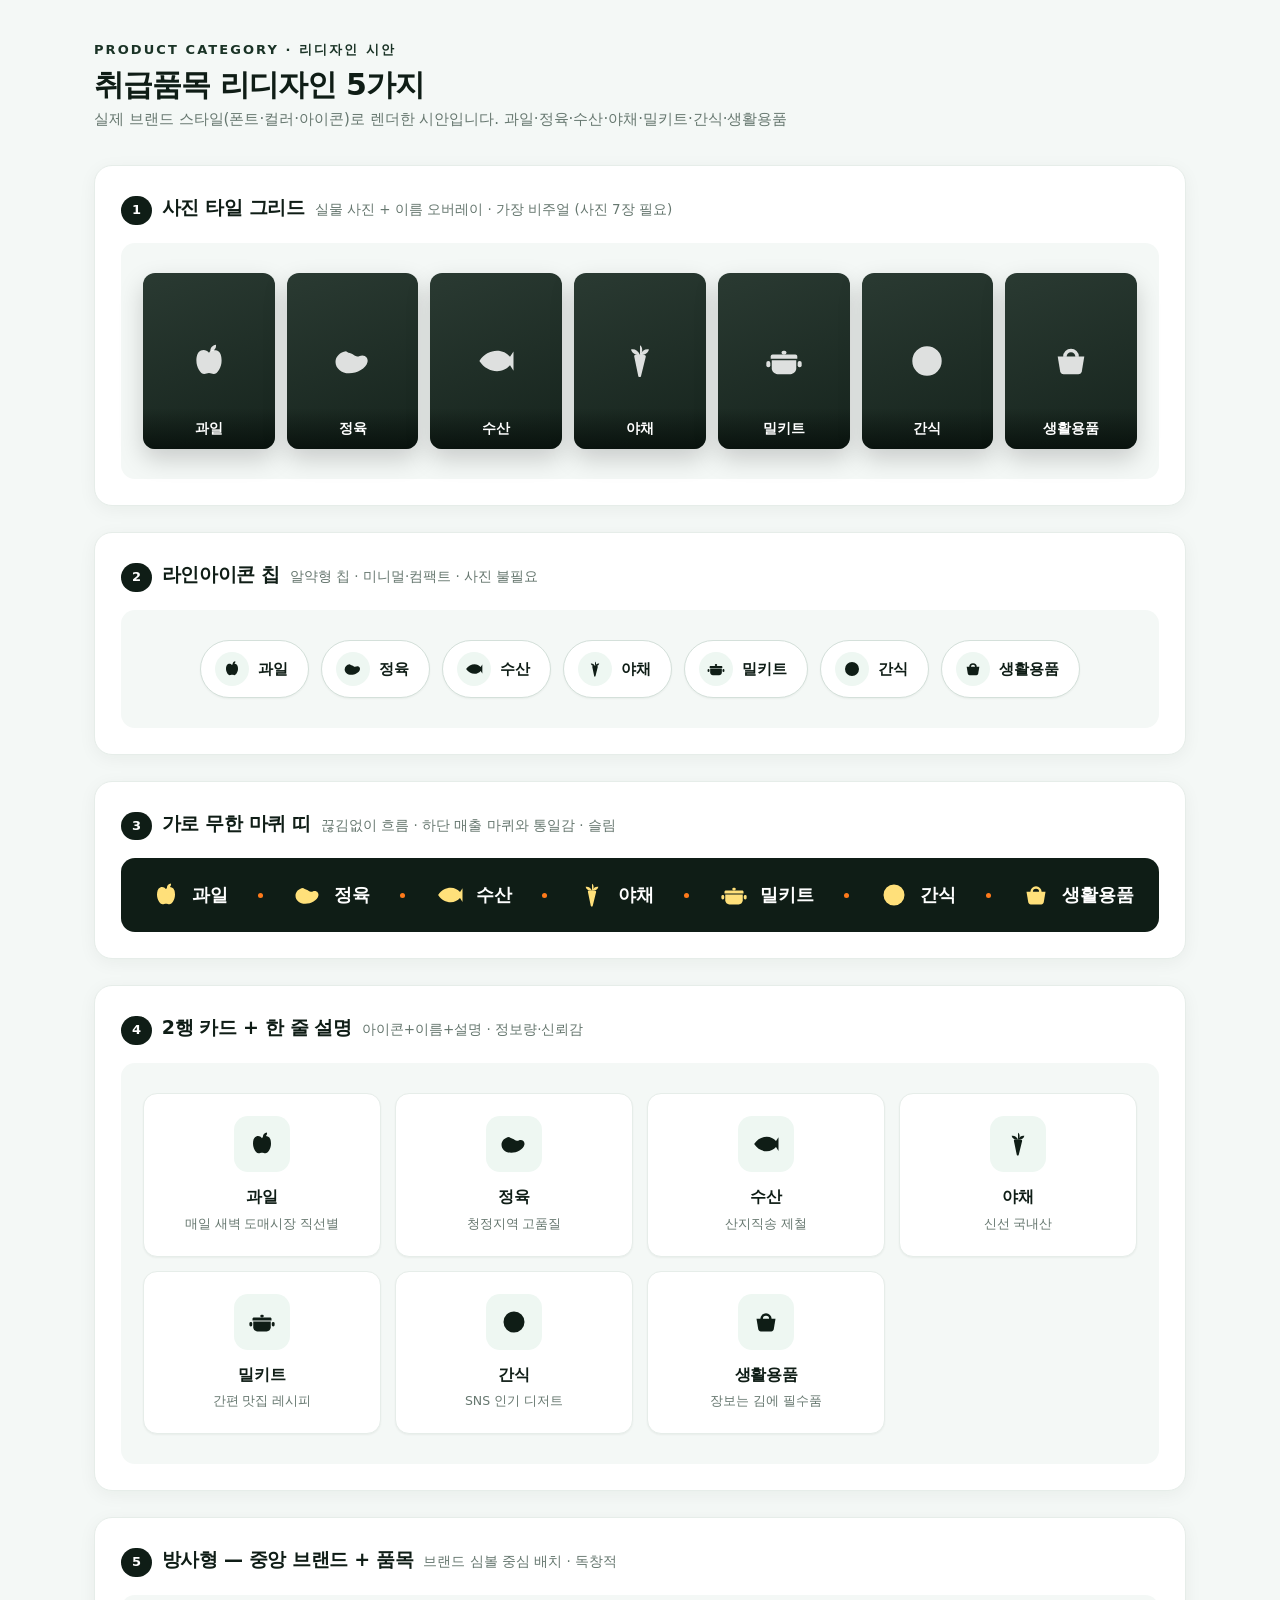
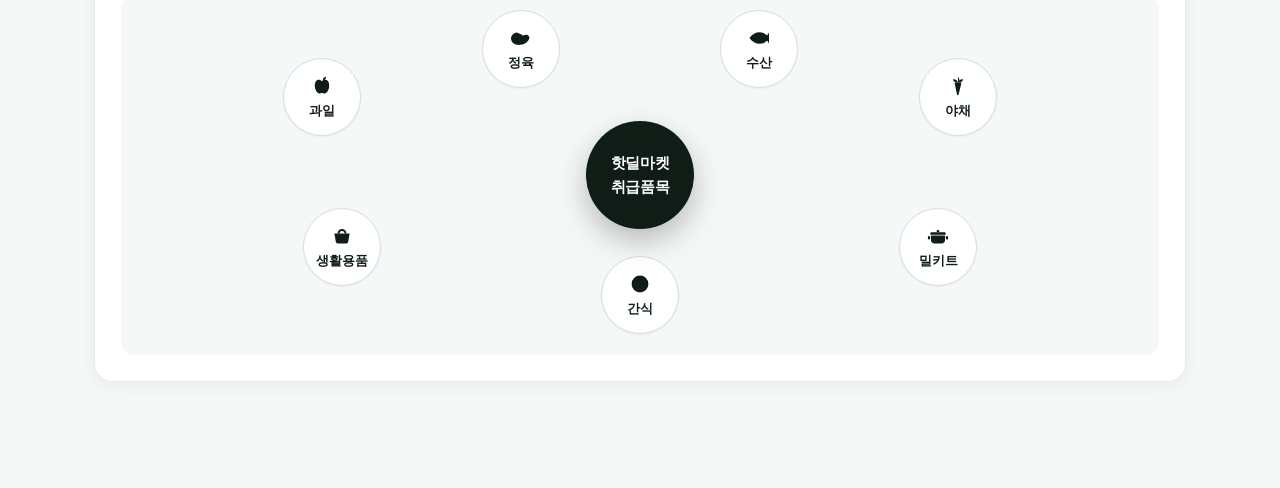
<file: concepts.html>
<!DOCTYPE html>
<html lang="ko">
<head>
<meta charset="UTF-8" />
<meta name="viewport" content="width=device-width, initial-scale=1.0" />
<title>취급품목 리디자인 시안</title>
<link rel="stylesheet" href="css/style.css" />
<style>
  body{ background:#f4f8f6; margin:0; padding:40px 0 80px; font-family:var(--font); color:var(--ink); }
  .wrap{ max-width:1140px; margin:0 auto; padding:0 24px; }
  .lead{ font-size:13px; font-weight:800; letter-spacing:.16em; color:var(--green-600); }
  h1{ font-size:30px; font-weight:900; letter-spacing:-.03em; margin:6px 0 4px; }
  .sub{ color:var(--muted); font-size:15px; margin-bottom:34px; }
  .concept{ background:#fff; border:1px solid var(--line); border-radius:18px; padding:26px; margin-bottom:26px; box-shadow:0 4px 18px rgba(12,40,28,.05); }
  .ctitle{ display:flex; align-items:baseline; gap:10px; margin-bottom:18px; }
  .ctitle .num{ font-size:13px; font-weight:800; color:#fff; background:var(--green-700); border-radius:999px; padding:4px 11px; }
  .ctitle b{ font-size:19px; font-weight:900; letter-spacing:-.02em; }
  .ctitle span{ font-size:13.5px; color:var(--muted); }
  .stage{ border-radius:14px; padding:30px 22px; }
  .stage.dark{ background:var(--green-700); }
  .stage.soft{ background:var(--bg-soft); }
  .ic{ width:1em; height:1em; }

  /* 시안 1 — 사진 타일 */
  .c1{ display:grid; grid-template-columns:repeat(7,1fr); gap:12px; }
  .c1 .tile{ position:relative; aspect-ratio:3/4; border-radius:12px; overflow:hidden;
    background:linear-gradient(160deg,#2a3a32,#16241d); display:flex; align-items:center; justify-content:center;
    box-shadow:0 10px 24px rgba(0,0,0,.18); }
  .c1 .tile svg{ width:42px; height:42px; color:rgba(255,255,255,.85); }
  .c1 .tile b{ position:absolute; left:0; right:0; bottom:0; padding:9px 0; text-align:center; color:#fff;
    font-size:14px; font-weight:800; background:linear-gradient(transparent,rgba(6,14,10,.82)); }

  /* 시안 2 — 라인아이콘 칩 */
  .c2{ display:flex; flex-wrap:wrap; gap:12px; justify-content:center; }
  .c2 .chip{ display:inline-flex; align-items:center; gap:9px; background:#fff; border:1px solid var(--line-2);
    border-radius:999px; padding:11px 20px 11px 14px; font-size:15px; font-weight:800; color:var(--ink);
    box-shadow:var(--shadow-sm); transition:transform .15s, border-color .15s; }
  .c2 .chip:hover{ transform:translateY(-2px); border-color:var(--green-400); }
  .c2 .chip .ci{ width:34px; height:34px; border-radius:50%; background:var(--green-50); display:grid; place-items:center; color:var(--green-700); }
  .c2 .chip .ci svg{ width:20px; height:20px; }

  /* 시안 3 — 마퀴 띠 */
  .c3{ overflow:hidden; padding:0; }
  .c3 .track{ display:flex; align-items:center; gap:0; white-space:nowrap; animation:flow 22s linear infinite; width:max-content; }
  .c3 .item{ display:inline-flex; align-items:center; gap:11px; color:#fff; font-size:18px; font-weight:800; padding:22px 30px; }
  .c3 .item .ci{ width:30px; height:30px; color:#ffe07a; display:grid; place-items:center; }
  .c3 .item .ci svg{ width:30px; height:30px; }
  .c3 .sep{ width:5px; height:5px; border-radius:50%; background:var(--accent); }
  @keyframes flow{ from{ transform:translateX(0);} to{ transform:translateX(-50%);} }

  /* 시안 4 — 2행 카드 + 설명 */
  .c4{ display:grid; grid-template-columns:repeat(4,1fr); gap:14px; }
  .c4 .card{ background:#fff; border:1px solid var(--line); border-radius:14px; padding:22px 16px; text-align:center;
    box-shadow:var(--shadow-sm); transition:transform .15s, box-shadow .15s; }
  .c4 .card:hover{ transform:translateY(-4px); box-shadow:var(--shadow); }
  .c4 .card .ci{ width:56px; height:56px; margin:0 auto 12px; border-radius:14px; background:var(--green-50);
    display:grid; place-items:center; color:var(--green-700); }
  .c4 .card .ci svg{ width:30px; height:30px; }
  .c4 .card b{ display:block; font-size:16px; font-weight:800; letter-spacing:-.02em; }
  .c4 .card span{ display:block; font-size:12.5px; color:var(--muted); margin-top:4px; }

  /* 시안 5 — 방사형 */
  .c5{ position:relative; height:300px; }
  .c5 .center{ position:absolute; left:50%; top:50%; transform:translate(-50%,-50%); width:108px; height:108px;
    border-radius:50%; background:var(--green-700); color:#fff; display:grid; place-items:center; text-align:center;
    font-size:15px; font-weight:900; letter-spacing:-.02em; box-shadow:0 12px 30px rgba(0,0,0,.25); z-index:2; }
  .c5 .orb{ position:absolute; left:50%; top:50%; width:78px; height:78px; margin:-39px; border-radius:50%;
    background:#fff; border:1px solid var(--line-2); box-shadow:var(--shadow-sm);
    display:flex; flex-direction:column; align-items:center; justify-content:center; gap:3px; }
  .c5 .orb svg{ width:24px; height:24px; color:var(--green-700); }
  .c5 .orb b{ font-size:12.5px; font-weight:800; }

  @media (max-width:760px){
    .c1{ grid-template-columns:repeat(4,1fr); } .c4{ grid-template-columns:repeat(2,1fr); }
  }
</style>
</head>
<body>
<svg width="0" height="0" style="position:absolute" aria-hidden="true">
  <symbol id="cs-apple" viewBox="0 0 24 24"><path d="M12 7.3C10.8 5.8 9 5.3 7.4 6 5.4 6.8 4.8 9.3 4.8 11.8c0 3.7 2.3 7.6 4.5 7.6 1 0 1.55-.5 2.7-.5s1.7.5 2.7.5c2.2 0 4.5-3.9 4.5-7.6 0-2.5-.5-5-2.6-5.8C13 5.3 13.2 5.8 12 7.3Z" fill="currentColor"/><path d="M12.8 6.6c-.3-2 1.1-3.7 3.2-3.9.3 2-1.1 3.7-3.2 3.9Z" fill="currentColor"/></symbol>
  <symbol id="cs-meat" viewBox="0 0 24 24"><path d="M8 6.4C4.6 6.9 2 9.4 2 12.5 2 16.1 5.4 19 9.8 19c4.6 0 9.6-2.6 10.5-6.4.5-2-.9-3.8-3-3.8-1.1 0-1.8.6-2.9.6-1.4 0-2.1-1.3-3.5-1.7-1-.3-2-.6-2.9-1.3Z" fill="currentColor"/></symbol>
  <symbol id="cs-fish" viewBox="0 0 24 24"><path d="M2.5 12C5 8.2 8.8 6.2 12.6 6.2c3 0 5.6 1.3 7.4 3.4L22 6.5v11l-2-3.1c-1.8 2.1-4.4 3.4-7.4 3.4C8.8 17.8 5 15.8 2.5 12Z" fill="currentColor"/></symbol>
  <symbol id="cs-carrot" viewBox="0 0 24 24"><path d="M8.7 9.4c-.1-.5.3-1 .8-1l5 .1c.5 0 .9.5.8 1l-2.7 11c-.2.9-1.4.9-1.6 0L8.7 9.4Z" fill="currentColor"/><path d="M12 8.6C11 6.1 9 5 6.9 5.4c.4 2 2.4 3.3 5.1 3.2Z" fill="currentColor"/><path d="M12 8.6c1-2.5 3-3.6 5.1-3.2-.4 2-2.4 3.3-5.1 3.2Z" fill="currentColor"/><path d="M12 8.6c0-2.7 0-4.2 0-5.6 1.7 1 1.7 4 0 5.6Z" fill="currentColor"/></symbol>
  <symbol id="cs-pot" viewBox="0 0 24 24"><rect x="10.6" y="6.1" width="2.8" height="2.2" rx="1.1" fill="currentColor"/><path d="M4.4 9.4c0-.6.5-1.1 1.1-1.1h13c.6 0 1.1.5 1.1 1.1v1.3H4.4V9.4Z" fill="currentColor"/><path d="M5 11.5h14v4.7c0 1.8-1.5 3.3-3.3 3.3H8.3C6.5 19.5 5 18 5 16.2v-4.7Z" fill="currentColor"/><rect x="1.9" y="12" width="2.3" height="3.5" rx="1.1" fill="currentColor"/><rect x="19.8" y="12" width="2.3" height="3.5" rx="1.1" fill="currentColor"/></symbol>
  <symbol id="cs-cookie" viewBox="0 0 24 24"><path d="M12 3.6a8.4 8.4 0 1 0 0 16.8 8.4 8.4 0 0 0 0-16.8Z" fill="currentColor"/></symbol>
  <symbol id="cs-basket" viewBox="0 0 24 24"><path d="M7.5 9.5a4.5 4.5 0 0 1 9 0h-2a2.5 2.5 0 0 0-5 0h-2Z" fill="currentColor"/><path d="M4.4 9.4h15.2l-1.4 8.4c-.2 1-1 1.7-2 1.7H7.8c-1 0-1.8-.7-2-1.7L4.4 9.4Z" fill="currentColor"/></symbol>
</svg>

<div class="wrap">
  <div class="lead">PRODUCT CATEGORY · 리디자인 시안</div>
  <h1>취급품목 리디자인 5가지</h1>
  <p class="sub">실제 브랜드 스타일(폰트·컬러·아이콘)로 렌더한 시안입니다. 과일·정육·수산·야채·밀키트·간식·생활용품</p>

  <div class="concept">
    <div class="ctitle"><span class="num">1</span><b>사진 타일 그리드</b><span>실물 사진 + 이름 오버레이 · 가장 비주얼 (사진 7장 필요)</span></div>
    <div class="stage soft">
      <div class="c1">
        <div class="tile"><svg><use href="#cs-apple"/></svg><b>과일</b></div>
        <div class="tile"><svg><use href="#cs-meat"/></svg><b>정육</b></div>
        <div class="tile"><svg><use href="#cs-fish"/></svg><b>수산</b></div>
        <div class="tile"><svg><use href="#cs-carrot"/></svg><b>야채</b></div>
        <div class="tile"><svg><use href="#cs-pot"/></svg><b>밀키트</b></div>
        <div class="tile"><svg><use href="#cs-cookie"/></svg><b>간식</b></div>
        <div class="tile"><svg><use href="#cs-basket"/></svg><b>생활용품</b></div>
      </div>
    </div>
  </div>

  <div class="concept">
    <div class="ctitle"><span class="num">2</span><b>라인아이콘 칩</b><span>알약형 칩 · 미니멀·컴팩트 · 사진 불필요</span></div>
    <div class="stage soft">
      <div class="c2">
        <span class="chip"><span class="ci"><svg><use href="#cs-apple"/></svg></span>과일</span>
        <span class="chip"><span class="ci"><svg><use href="#cs-meat"/></svg></span>정육</span>
        <span class="chip"><span class="ci"><svg><use href="#cs-fish"/></svg></span>수산</span>
        <span class="chip"><span class="ci"><svg><use href="#cs-carrot"/></svg></span>야채</span>
        <span class="chip"><span class="ci"><svg><use href="#cs-pot"/></svg></span>밀키트</span>
        <span class="chip"><span class="ci"><svg><use href="#cs-cookie"/></svg></span>간식</span>
        <span class="chip"><span class="ci"><svg><use href="#cs-basket"/></svg></span>생활용품</span>
      </div>
    </div>
  </div>

  <div class="concept">
    <div class="ctitle"><span class="num">3</span><b>가로 무한 마퀴 띠</b><span>끊김없이 흐름 · 하단 매출 마퀴와 통일감 · 슬림</span></div>
    <div class="stage dark c3">
      <div class="track">
        <span class="item"><span class="ci"><svg><use href="#cs-apple"/></svg></span>과일</span><span class="sep"></span>
        <span class="item"><span class="ci"><svg><use href="#cs-meat"/></svg></span>정육</span><span class="sep"></span>
        <span class="item"><span class="ci"><svg><use href="#cs-fish"/></svg></span>수산</span><span class="sep"></span>
        <span class="item"><span class="ci"><svg><use href="#cs-carrot"/></svg></span>야채</span><span class="sep"></span>
        <span class="item"><span class="ci"><svg><use href="#cs-pot"/></svg></span>밀키트</span><span class="sep"></span>
        <span class="item"><span class="ci"><svg><use href="#cs-cookie"/></svg></span>간식</span><span class="sep"></span>
        <span class="item"><span class="ci"><svg><use href="#cs-basket"/></svg></span>생활용품</span><span class="sep"></span>
        <span class="item"><span class="ci"><svg><use href="#cs-apple"/></svg></span>과일</span><span class="sep"></span>
        <span class="item"><span class="ci"><svg><use href="#cs-meat"/></svg></span>정육</span><span class="sep"></span>
        <span class="item"><span class="ci"><svg><use href="#cs-fish"/></svg></span>수산</span><span class="sep"></span>
        <span class="item"><span class="ci"><svg><use href="#cs-carrot"/></svg></span>야채</span><span class="sep"></span>
        <span class="item"><span class="ci"><svg><use href="#cs-pot"/></svg></span>밀키트</span><span class="sep"></span>
        <span class="item"><span class="ci"><svg><use href="#cs-cookie"/></svg></span>간식</span><span class="sep"></span>
        <span class="item"><span class="ci"><svg><use href="#cs-basket"/></svg></span>생활용품</span><span class="sep"></span>
      </div>
    </div>
  </div>

  <div class="concept">
    <div class="ctitle"><span class="num">4</span><b>2행 카드 + 한 줄 설명</b><span>아이콘+이름+설명 · 정보량·신뢰감</span></div>
    <div class="stage soft">
      <div class="c4">
        <div class="card"><span class="ci"><svg><use href="#cs-apple"/></svg></span><b>과일</b><span>매일 새벽 도매시장 직선별</span></div>
        <div class="card"><span class="ci"><svg><use href="#cs-meat"/></svg></span><b>정육</b><span>청정지역 고품질</span></div>
        <div class="card"><span class="ci"><svg><use href="#cs-fish"/></svg></span><b>수산</b><span>산지직송 제철</span></div>
        <div class="card"><span class="ci"><svg><use href="#cs-carrot"/></svg></span><b>야채</b><span>신선 국내산</span></div>
        <div class="card"><span class="ci"><svg><use href="#cs-pot"/></svg></span><b>밀키트</b><span>간편 맛집 레시피</span></div>
        <div class="card"><span class="ci"><svg><use href="#cs-cookie"/></svg></span><b>간식</b><span>SNS 인기 디저트</span></div>
        <div class="card"><span class="ci"><svg><use href="#cs-basket"/></svg></span><b>생활용품</b><span>장보는 김에 필수품</span></div>
      </div>
    </div>
  </div>

  <div class="concept">
    <div class="ctitle"><span class="num">5</span><b>방사형 — 중앙 브랜드 + 품목</b><span>브랜드 심볼 중심 배치 · 독창적</span></div>
    <div class="stage soft">
      <div class="c5">
        <div class="center">핫딜마켓<br>취급품목</div>
        <div class="orb" style="left:18%;top:24%"><svg><use href="#cs-apple"/></svg><b>과일</b></div>
        <div class="orb" style="left:38%;top:8%"><svg><use href="#cs-meat"/></svg><b>정육</b></div>
        <div class="orb" style="left:62%;top:8%"><svg><use href="#cs-fish"/></svg><b>수산</b></div>
        <div class="orb" style="left:82%;top:24%"><svg><use href="#cs-carrot"/></svg><b>야채</b></div>
        <div class="orb" style="left:80%;top:74%"><svg><use href="#cs-pot"/></svg><b>밀키트</b></div>
        <div class="orb" style="left:50%;top:90%"><svg><use href="#cs-cookie"/></svg><b>간식</b></div>
        <div class="orb" style="left:20%;top:74%"><svg><use href="#cs-basket"/></svg><b>생활용품</b></div>
      </div>
    </div>
  </div>

</div>
</body>
</html>
</file>
<file: css/style.css>
/* =====================================================
   핫딜마켓 가맹 랜딩페이지 — Design System
   Brand: Deep Green / Clean & Compact
   ===================================================== */

/* ---------- Tokens ---------- */
:root {
  /* Brand greens — 브랜드 컬러: 스크롤 시 '핫딜마켓' 텍스트 색상(#0f1d16) 기준 */
  --green-900: #060f0a;
  --green-800: #0a160f;
  --green-700: #0f1d16;   /* primary = 브랜드 컬러 */
  --green-600: #1a3326;
  --green-500: #2a8a64;
  --green-400: #45a87f;
  --green-100: #dcefe5;
  --green-50:  #eef7f2;

  /* Mint (tech glow accent) */
  --mint:        #14b87a;   /* text-safe on light */
  --mint-bright: #2fe39a;
  --mint-glow:   rgba(47,227,154,.28);

  /* Accent (hot deal) */
  --accent:    #ff7a1a;
  --accent-600:#e96a0c;
  --accent-50: #fff2e8;

  /* Neutrals */
  --ink:    #0f1d16;
  --body:   #3a4a43;
  --muted:  #6f807800;
  --muted:  #66776f;
  --line:   #e6ede9;
  --line-2: #d4e0da;       /* crisper hairline */
  --bg:     #ffffff;
  --bg-soft:#f4f8f6;

  /* Effects — lighter, border-led (less emboss) */
  --radius:   13px;
  --radius-sm:9px;
  --radius-lg:18px;
  --shadow-sm: 0 1px 2px rgba(12,40,28,.05);
  --shadow:    0 4px 18px rgba(12,40,28,.07);
  --shadow-lg: 0 12px 36px rgba(12,40,28,.12);
  --ring: 0 0 0 3px var(--mint-glow);

  --maxw: 1140px;
  --gap: 22px;
  --font: "Pretendard Variable", Pretendard, -apple-system, BlinkMacSystemFont,
          system-ui, "Apple SD Gothic Neo", "Malgun Gothic", sans-serif;
  /* 가독성 우선: 모노 대신 Pretendard 사용 (숫자는 tabular-nums로 정렬감만 유지) */
  --mono: "Pretendard Variable", Pretendard, -apple-system, BlinkMacSystemFont,
          system-ui, "Apple SD Gothic Neo", "Malgun Gothic", sans-serif;
}

/* ---------- Reset ---------- */
*, *::before, *::after { box-sizing: border-box; }
html { scroll-behavior: smooth; -webkit-text-size-adjust: 100%; scroll-padding-top: 70px; }
body {
  margin: 0;
  font-family: var(--font);
  color: var(--body);
  background: var(--bg);
  line-height: 1.6;
  -webkit-font-smoothing: antialiased;
  word-break: keep-all;
}
h1, h2, h3, h4 { color: var(--ink); line-height: 1.22; margin: 0; font-weight: 800; letter-spacing: -.035em; }
h1, h2 { font-weight: 900; }
.mono { font-family: var(--mono); font-feature-settings: "tnum" 1; }
.num { font-family: var(--mono); font-weight: 700; letter-spacing: -.02em; font-feature-settings: "tnum" 1; }
p { margin: 0; }
a { color: inherit; text-decoration: none; }
img { max-width: 100%; display: block; }
ul { margin: 0; padding: 0; list-style: none; }
button { font-family: inherit; cursor: pointer; border: none; background: none; }

/* ---------- Layout helpers ---------- */
.container { width: 100%; max-width: var(--maxw); margin: 0 auto; padding: 0 20px; }
.section { padding: 68px 0; }
.section.soft { background: var(--bg-soft); }
.section.dark { background: linear-gradient(160deg, var(--green-800), var(--green-900)); }
.section.dark, .section.dark p { color: #d9ece3; }
.section.dark h2, .section.dark h3 { color: #fff; }
/* keep text dark inside white cards placed on dark sections */
.section.dark .card h3 { color: var(--ink); }
.section.dark .card p { color: var(--muted); }
.section.dark .card ul.checks li { color: var(--body); }

.sec-head { text-align: center; max-width: 720px; margin: 0 auto 44px; }
.eyebrow {
  display: inline-flex; align-items: center; gap: 8px;
  font-family: var(--mono); font-size: 12px; font-weight: 600; letter-spacing: .14em; text-transform: uppercase;
  color: var(--mint); background: transparent; padding: 0; margin-bottom: 14px;
}
.eyebrow::before { content: ""; width: 18px; height: 2px; background: var(--mint-bright); border-radius: 2px; }
.section.dark .eyebrow { color: var(--mint-bright); }
.sec-head h2 { font-size: clamp(26px, 4vw, 38px); }
.sec-head h2 .hl { color: var(--green-600); }
.section.dark .sec-head h2 .hl { color: #6fe0aa; }
.sec-head p { margin-top: 14px; font-size: 17px; color: var(--muted); }
.section.dark .sec-head p { color: #b9d8cc; }

.hl { color: var(--green-600); }
.hl-acc { color: var(--accent-600); }
.section.dark .hl { color: #6fe0aa; }

/* ---------- Buttons ---------- */
.btn {
  display: inline-flex; align-items: center; justify-content: center; gap: 9px;
  font-weight: 700; font-size: 15.5px; padding: 13px 24px; border-radius: 11px;
  transition: transform .15s ease, box-shadow .2s ease, background .2s ease, border-color .2s ease;
  white-space: nowrap; letter-spacing: -.01em;
}
.btn svg.ic { width: 18px; height: 18px; }
.btn .arw { transition: transform .2s ease; }
.btn:hover .arw { transform: translateX(3px); }
.btn:active { transform: translateY(1px); }
.btn-primary { background: var(--green-700); color: #fff; box-shadow: 0 6px 16px rgba(21,84,63,.22); }
.btn-primary:hover { background: var(--green-800); box-shadow: 0 8px 22px rgba(21,84,63,.30), var(--ring); }
.btn-accent { background: var(--accent); color: #fff; box-shadow: 0 6px 16px rgba(255,122,26,.26); }
.btn-accent:hover { background: var(--accent-600); box-shadow: 0 8px 22px rgba(255,122,26,.34); }
.btn-ghost { background: #fff; color: var(--green-700); border: 1px solid var(--line-2); }
.btn-ghost:hover { border-color: var(--mint); color: var(--green-800); box-shadow: var(--ring); }
.btn-lg { font-size: 16.5px; padding: 16px 30px; }
.btn-block { width: 100%; }

/* ---------- Header ---------- */
.header {
  position: fixed; top: 0; left: 0; right: 0; z-index: 50;
  background: transparent; border-bottom: 1px solid transparent;
  transition: background .3s ease, border-color .3s ease, box-shadow .3s ease;
}
/* 영상 위(상단): 투명 + 흰색 로고/메뉴 */
.header .brand { color: #fff; }
.header .nav-links a { color: rgba(255,255,255,.92); }
.header .nav-links a:hover { color: #fff; }
.header .nav-tel { color: #fff; }
/* 스크롤 후: 흰 배경 + 어두운 텍스트 + 그린 로고 */
.header.scrolled { background: rgba(255,255,255,.96); backdrop-filter: blur(10px);
  border-bottom-color: var(--line); box-shadow: var(--shadow-sm); }
.header.scrolled .brand { color: var(--ink); }
.header.scrolled .brand .mark { color: var(--green-700); }
.header.scrolled .nav-links a { color: var(--body); }
.header.scrolled .nav-links a:hover { color: var(--green-600); }
.header.scrolled .nav-tel { color: var(--green-700); }
.nav { display: flex; align-items: center; justify-content: space-between; height: 54px; }
.brand { display: flex; align-items: center; gap: 10px; font-weight: 800; font-size: 20px; color: var(--ink); }
.brand .mark { width: 32px; height: 32px; flex: 0 0 auto; }
.brand-logo { height: 27px; width: auto; display: block; }
.brand-name { font-family: var(--font); font-weight: 900; font-size: 18px; letter-spacing: -0.03em; line-height: 1; }
.brand-logo-green { display: none; }
.header.scrolled .brand-logo-white { display: none; }
.header.scrolled .brand-logo-green { display: block; }
.nav-links { display: flex; gap: 28px; }
.nav-links a { font-size: 15px; font-weight: 600; color: var(--body); transition: color .15s; }
.nav-links a:hover { color: var(--green-600); }
.nav-cta { display: flex; align-items: center; gap: 10px; }
.nav-tel { font-weight: 800; color: var(--green-700); font-size: 15px; }
.nav-toggle { display: none; }

/* ---------- Hero ---------- */
.hero { position: relative; overflow: hidden;
  background:
    radial-gradient(900px 500px at 85% -10%, var(--green-50), transparent 60%),
    linear-gradient(180deg, #fff, var(--bg-soft)); }
/* 단독 메인 영상 섹션 (가로 직사각 · 어둡게+블러 · 헤더까지 감쌈) */
.video-hero { position: relative; width: 100%; height: 100vh; min-height: 560px; overflow: hidden; background: #0c3324; }
.video-hero .vh-video { width: 100%; height: 100%; object-fit: cover; display: block;
  filter: brightness(.6) blur(2px); transform: scale(1.06); }
.video-hero::after { content: ""; position: absolute; inset: 0; pointer-events: none;
  background: linear-gradient(180deg, rgba(6,16,11,.5) 0%, rgba(6,16,11,.12) 30%, rgba(8,18,12,.3) 66%, rgba(15,29,22,.86) 90%, var(--green-700) 100%); }
.vh-scroll { margin-top: 38px; z-index: 5; pointer-events: auto;
  display: inline-flex; align-items: center; gap: 8px; height: 50px; padding: 0 26px; border-radius: 999px;
  background: var(--accent); color: #fff; font-size: 15.5px; font-weight: 800; letter-spacing: -.01em; white-space: nowrap;
  cursor: pointer; border: none; box-shadow: 0 12px 28px rgba(255,122,26,.42);
  animation: vhbounce 1.8s ease-in-out infinite; }
.vh-scroll:hover { background: var(--accent-600); }
.vh-scroll svg { width: 18px; height: 18px; }
@keyframes vhbounce { 0%,100% { transform: translateY(0); } 50% { transform: translateY(6px); } }

/* 하단 고정 도크: 매출 마퀴 + 빠른 상담 폼 바 (페이지 전역 고정) */
.hero-dock { position: fixed; left: 0; right: 0; bottom: 0; z-index: 55; }

/* 전 지점 매출 띠배너 (마퀴) */
.sales-marquee { position: relative; height: 52px;
  display: flex; align-items: center; overflow: hidden; background: var(--green-700);
  border-top: 1px solid rgba(255,255,255,.14); box-shadow: 0 -6px 20px rgba(0,0,0,.22); }
.sales-marquee .mq-track { display: flex; align-items: center; white-space: nowrap; flex: none;
  will-change: transform; animation: mqscroll 38s linear infinite; }
.sales-marquee:hover .mq-track { animation-play-state: paused; }
.sales-marquee .mq-item { display: inline-flex; align-items: center; color: rgba(255,255,255,.92);
  font-size: 15px; font-weight: 600; letter-spacing: -0.01em; padding: 0 30px; }
.sales-marquee .mq-item::after { content: ""; width: 5px; height: 5px; border-radius: 50%;
  background: var(--accent); margin-left: 30px; }
.sales-marquee .mq-item b { color: #fff; font-weight: 800; margin: 0 4px; letter-spacing: 0; }
@keyframes mqscroll { from { transform: translateX(0); } to { transform: translateX(-50%); } }
@media (prefers-reduced-motion: reduce) { .sales-marquee .mq-track { animation: none; } }

/* 빠른 상담 폼 바 — 마퀴 바로 아래 */
.quick-bar { background: #16271e; border-top: 1px solid rgba(255,255,255,.12);
  box-shadow: 0 -4px 18px rgba(0,0,0,.28); }
.quick-form { max-width: var(--maxw); margin: 0 auto; padding: 13px 24px 11px;
  display: flex; align-items: center; gap: 16px; flex-wrap: wrap; }
.quick-form .qf-label { color: #fff; font-weight: 800; font-size: 16px; letter-spacing: -0.02em;
  white-space: nowrap; flex: 0 0 auto; }
.quick-form .qf-label::before { content: ""; display: inline-block; width: 7px; height: 7px; border-radius: 50%;
  background: var(--accent); margin-right: 9px; vertical-align: middle; }
.quick-form .qf-brand { display: inline-flex; align-items: center; gap: 9px; }
.quick-form .qf-brand::before { content: none; }
.quick-form .qf-logo { height: 27px; width: auto; display: block; }
.quick-form .qf-brandname { color: #fff; font-weight: 900; font-size: 19px; letter-spacing: -0.03em; line-height: 1; }
.qf-fields { display: flex; align-items: center; gap: 9px; flex: 1 1 auto; min-width: 0; }
.qf-fields input { height: 42px; border: 1px solid rgba(255,255,255,.16); border-radius: 9px;
  background: rgba(255,255,255,.97); color: var(--ink); font-size: 14.5px; font-weight: 500;
  padding: 0 14px; min-width: 0; }
.qf-fields input[name="name"] { flex: 0 1 150px; }
.qf-fields input[name="phone"] { flex: 1 1 200px; }
.qf-fields input[name="region"] { flex: 1 1 170px; }
.qf-fields input::placeholder { color: #8a978f; }
.qf-fields input:focus { outline: none; border-color: var(--accent); box-shadow: 0 0 0 3px rgba(255,122,26,.25); }
.qf-submit { flex: 0 0 auto; height: 42px; padding: 0 26px; border-radius: 9px; border: none; cursor: pointer;
  background: var(--accent); color: #fff; font-size: 15px; font-weight: 800; letter-spacing: -0.01em;
  white-space: nowrap; transition: background .15s, transform .15s; }
.qf-submit:hover { background: var(--accent-600); transform: translateY(-1px); }
.qf-submit:disabled { opacity: .7; cursor: default; transform: none; }
.qf-agree { display: inline-flex; align-items: center; gap: 7px; flex: 0 0 auto;
  color: rgba(255,255,255,.7); font-size: 12.5px; cursor: pointer; }
.qf-agree input { width: 15px; height: 15px; accent-color: var(--accent); flex: 0 0 auto; }
.qf-agree .pp-inline { background: none; border: none; padding: 0; color: rgba(255,255,255,.92);
  text-decoration: underline; cursor: pointer; font-size: 12.5px; }
@media (max-width: 860px) {
  .quick-form { gap: 10px; padding: 12px 16px; }
  .quick-form .qf-label { font-size: 14.5px; width: 100%; }
  .qf-fields { flex-wrap: wrap; gap: 8px; }
  .qf-fields input[name="name"] { flex: 1 1 120px; }
  .qf-fields input[name="phone"] { flex: 2 1 150px; }
  .qf-fields input[name="region"] { flex: 1 1 100%; }
  .qf-submit { flex: 1 1 100%; }
}

/* === 배경 영상 존: 취급품목 ~ 히어로 ~ 매출현황 연속 배경 영상 === */
.video-zone { position: relative; overflow: hidden; background: var(--green-900); }
.zone-video { position: absolute; inset: 0; width: 100%; height: 100%; object-fit: cover; z-index: 0;
  filter: blur(4px) brightness(.74) saturate(1.02); transform: scale(1.06); pointer-events: none; }
.zone-scrim { position: absolute; inset: 0; z-index: 1; pointer-events: none;
  background: linear-gradient(180deg, rgba(8,18,12,.5) 0%, rgba(8,18,12,.58) 50%, rgba(8,18,12,.62) 100%); }
.video-zone > section { position: relative; z-index: 2; background: transparent; }
/* 존 내부 섹션 배경 투명화(영상이 비치도록) — 단, 취급품목은 검정 배경 */
/* 상단=인트로 끝과 동일한 단색 초록(경계선 제거) → 아래로 갈수록 투명해져 같은 work6h 영상으로 연속 */
.video-zone .cat-section { background: linear-gradient(180deg,
    var(--green-700) 0%, var(--green-700) 12%,
    rgba(15,29,22,.72) 46%, rgba(15,29,22,.34) 72%, transparent 100%); }
.video-zone .hero { background: transparent; }
.video-zone .section.greenbg { background: transparent; }
.hero::before { display: none; }
.hero .hero-inner { position: relative; z-index: 2; }
.hero-inner { display: grid; grid-template-columns: 1.05fr .95fr; gap: 48px; align-items: center;
  padding: 76px 0 84px; }
.hero-badge {
  display: inline-flex; align-items: center; gap: 9px; font-size: 13.5px; font-weight: 600;
  color: var(--green-700); background: #fff; border: 1px solid var(--line-2);
  padding: 7px 15px 7px 13px; border-radius: 999px; box-shadow: var(--shadow-sm); margin-bottom: 20px;
}
.hero-badge .dot { width: 8px; height: 8px; border-radius: 50%; background: var(--mint-bright);
  box-shadow: 0 0 0 4px var(--mint-glow); }
.hero h1 { font-size: clamp(32px, 5.2vw, 54px); line-height: 1.18; letter-spacing: -.03em; }
.hero h1 .hl { color: var(--green-600); }
.hero h1 .acc { color: var(--accent-600); }
.hero-sub { margin-top: 20px; font-size: 18px; color: var(--body); max-width: 520px; }
.hero-actions { display: flex; gap: 12px; margin-top: 30px; flex-wrap: wrap; }
.hero-stats { display: grid; grid-template-columns: repeat(4, 1fr); gap: 12px; margin-top: 36px; }
.hero-stat { background: #fff; border: 1px solid var(--line); border-radius: var(--radius);
  padding: 15px 16px; box-shadow: var(--shadow-sm); transition: border-color .2s; }
.hero-stat:hover { border-color: var(--mint); }
.hero-stat .num { font-family: var(--mono); font-size: 23px; font-weight: 700; color: var(--green-700);
  letter-spacing: -.03em; font-feature-settings: "tnum" 1; }
.hero-stat .lbl { font-size: 12.5px; color: var(--muted); margin-top: 3px; letter-spacing: -.01em; }

.hero-card {
  position: relative; background: #fff; border-radius: var(--radius-lg);
  box-shadow: var(--shadow-lg); padding: 30px; border: 1px solid var(--line);
}
.hero-card .tag { display:inline-block; background: var(--accent-50); color: var(--accent-600);
  font-weight: 800; font-size: 13px; padding: 6px 12px; border-radius: 999px; }
.hero-card .big { margin: 16px 0 4px; font-size: 44px; font-weight: 800; color: var(--ink); letter-spacing: -.03em; }
.hero-card .big small { font-size: 20px; color: var(--muted); font-weight: 700; }
.hero-card .cap { color: var(--muted); font-size: 15px; }
.hero-card .rows { margin-top: 22px; border-top: 1px dashed var(--line); padding-top: 18px; display: grid; gap: 12px; }
.hero-card .row { display: flex; align-items: center; gap: 12px; font-size: 15px; }
.hero-card .row .ic-no { width: 32px; height: 32px; flex:0 0 auto; border-radius: 8px; background: var(--green-50);
  display: grid; place-items: center; color: var(--green-700); font-size: 13px; border: 1px solid var(--line-2); }
.hero-card .row b { color: var(--ink); }

/* ---------- Hero (redesign) ---------- */
.hero .hero-inner { align-items: start; }
.hero-rule { display: block; width: 54px; height: 4px; border-radius: 4px; background: var(--green-700); margin: 22px 0 26px; }

.hero-features { display: flex; flex-wrap: wrap; gap: 14px 26px; margin-bottom: 30px; }
.hf { display: flex; align-items: center; gap: 12px; }
.hf-ic { width: 44px; height: 44px; flex: 0 0 auto; border-radius: 50%; background: var(--green-50);
  display: grid; place-items: center; color: var(--green-600); }
.hf-ic svg.ic { width: 22px; height: 22px; }
.hf b { display: block; font-size: 15.5px; color: var(--ink); letter-spacing: -.02em; }
.hf span { font-size: 13px; color: var(--muted); }

.hero-statcard { display: flex; background: #fff; border: 1px solid var(--line); border-radius: var(--radius);
  box-shadow: var(--shadow-sm); padding: 20px 8px; margin-top: 4px; }
.hero-statcard .hs { flex: 1; text-align: center; padding: 0 12px; }
.hero-statcard .hs + .hs { border-left: 1px solid var(--line); }
.hero-statcard .hs b.num { font-size: 25px; font-weight: 800; color: var(--green-700); letter-spacing: -.03em; white-space: nowrap; }
.hero-statcard .hs b.num .u { font-family: var(--font); font-size: 13px; color: var(--muted); font-weight: 700; margin-left: 1px; }
.hero-statcard .hs > span { display: block; font-size: 12.5px; color: var(--muted); margin-top: 4px; }
.hero-foot { font-size: 12.5px; color: var(--muted); margin-top: 14px; }

/* hero right card (수익 예시) */
.hero-card .tag.green { background: var(--green-50); color: var(--green-700); }
.hc-title { font-size: 26px; font-weight: 800; color: var(--ink); letter-spacing: -.03em; margin: 14px 0 18px; }
.hc-title .acc { color: var(--accent-600); }
.hc-benefits { display: grid; grid-template-columns: repeat(3, 1fr); gap: 8px; background: var(--green-50);
  border-radius: var(--radius); padding: 20px 12px; }
.hb { display: flex; flex-direction: column; align-items: center; text-align: center; gap: 7px; }
.hb-ic { color: var(--green-600); }
.hb-ic svg.ic { width: 30px; height: 30px; }
.hb b { font-size: 14.5px; color: var(--ink); }
.hb span { font-size: 12px; color: var(--muted); line-height: 1.4; }
.hc-sub { font-size: 17px; font-weight: 800; color: var(--ink); margin: 22px 0 14px; letter-spacing: -.02em; }
.hc-flow { display: grid; gap: 10px; }
.hcf { display: flex; align-items: center; gap: 12px; border: 1px solid var(--line); border-radius: var(--radius-sm);
  padding: 12px 16px; }
.hcf-ic { width: 32px; height: 32px; flex: 0 0 auto; border-radius: 9px; background: var(--green-50);
  display: grid; place-items: center; color: var(--green-600); }
.hcf-ic svg.ic { width: 18px; height: 18px; }
.hcf b { font-size: 14.5px; color: var(--ink); min-width: 104px; }
.hcf span { font-size: 13.5px; color: var(--muted); }
.hc-note { display: flex; align-items: center; gap: 12px; background: var(--green-50); border-radius: var(--radius);
  padding: 15px 18px; margin-top: 16px; font-size: 14px; color: var(--body); line-height: 1.5; }
.hc-note .hcn-ic { width: 26px; height: 26px; flex: 0 0 auto; color: var(--green-600); }
.hc-note .hcn-ic svg.ic { width: 22px; height: 22px; }
.hc-note b { color: var(--green-700); }

/* hero — white text on photo, SOLID white panels & buttons, gold point accent */
.hero-text h1 { color: #fff; }
.hero h1 .hl { color: #34c27d; text-shadow: 0 1px 3px rgba(0,0,0,.45), 0 4px 18px rgba(0,0,0,.4); }
.hero h1 .acc { color: #34c27d; font-size: 1.12em; text-shadow: 0 1px 3px rgba(0,0,0,.45), 0 4px 18px rgba(0,0,0,.4); }
.hero-rule { background: rgba(255,255,255,.55); }
.hero-features .hf-ic { background: rgba(255,255,255,.16); border: 1px solid rgba(255,255,255,.28); color: #fff; }
.hero-features .hf b { color: #fff; }
.hero-features .hf span { color: rgba(255,255,255,.74); }
.hero-foot { color: rgba(255,255,255,.7); }
/* buttons — all white, unified */
.hero .btn-accent { background: #fff; color: var(--green-700); box-shadow: 0 10px 24px rgba(0,0,0,.2); }
.hero .btn-accent:hover { background: #eef5f0; color: var(--green-800); box-shadow: 0 12px 28px rgba(0,0,0,.26); }
.hero .btn-ghost { background: #fff; color: var(--green-700); border: 1px solid rgba(255,255,255,.7); box-shadow: 0 6px 16px rgba(0,0,0,.14); }
.hero .btn-ghost:hover { background: #eef5f0; color: var(--green-800); box-shadow: 0 8px 20px rgba(0,0,0,.2); }
/* panels — solid white, bright */
.hero-statcard { background: #fff; border: 1px solid rgba(255,255,255,.6); box-shadow: var(--shadow); }
.hero-card { background: #fff; border: 1px solid rgba(255,255,255,.6); box-shadow: var(--shadow-lg); }
.hc-title .acc { color: var(--green-700); }

/* === 영상 위 올-화이트 텍스트 + 글래스 패널 (영상 잘 보이게) === */
.hero-text h1, .hero h1 .hl, .hero h1 .acc { color: #fff; }
.hero-text h1 { text-shadow: 0 2px 14px rgba(0,0,0,.5); }
.hero h1 .hl, .hero h1 .acc { text-shadow: 0 2px 4px rgba(0,0,0,.5), 0 6px 22px rgba(0,0,0,.45); }
.hero-inner { padding: 70px 0 80px; align-items: center; }
.hero-features { margin-bottom: 26px; }
.hero-statcard { margin-top: 0; }

/* 통계 카드 — 브랜드 컬러 배경 */
.hero-statcard { background: var(--green-700); border: 1px solid rgba(255,255,255,.14);
  box-shadow: 0 14px 36px rgba(0,0,0,.34); }
.hero-statcard .hs + .hs { border-left-color: rgba(255,255,255,.18); }
.hero-statcard .hs b.num { color: #fff; }
.hero-statcard .hs b.num .u { color: rgba(255,255,255,.72); }
.hero-statcard .hs > span { color: rgba(255,255,255,.78); }

/* 수익 예시 카드 — 브랜드 컬러 배경 */
.hero-card { background: var(--green-700); border: 1px solid rgba(255,255,255,.14);
  box-shadow: 0 20px 50px rgba(0,0,0,.42); }
.hero-card .tag.green { background: rgba(255,255,255,.16); color: #fff; }
.hc-title, .hc-title .acc { color: #fff; }
.hc-benefits { background: rgba(255,255,255,.08); }
.hb-ic { color: #fff; }
.hb b { color: #fff; }
.hb span { color: rgba(255,255,255,.74); }
.hc-sub { color: #fff; }
.hcf { border-color: rgba(255,255,255,.16); background: rgba(255,255,255,.05); }
.hcf-ic { background: rgba(255,255,255,.14); color: #fff; }
.hcf b { color: #fff; }
.hcf span { color: rgba(255,255,255,.74); }
.hc-note { background: rgba(255,255,255,.08); color: rgba(255,255,255,.85); }
.hc-note .hcn-ic { color: #fff; }
.hc-note b { color: #fff; }

/* === 취급 품목 — 한글 카테고리 + 심볼 키네틱 마퀴 (영상과 그라데이션 연결) === */
.cat-section { padding: clamp(34px,5vw,60px) 0 clamp(50px,7vw,92px); overflow: hidden; }
.catk-head { text-align: center; margin-bottom: clamp(22px,3vw,38px); }
.catk-eyebrow { display: inline-block; font-family: var(--mono); font-size: 12px; font-weight: 600;
  letter-spacing: .16em; color: var(--mint-bright); margin-bottom: 12px; }
.catk-head h2 { font-size: clamp(18px, 2.4vw, 27px); font-weight: 600; color: #fff; letter-spacing: -.02em; text-shadow: 0 2px 16px rgba(0,0,0,.45); }
.catk-em { color: var(--mint-bright); }
.catk { position: relative; width: 100%;
  -webkit-mask-image: linear-gradient(90deg, transparent, #000 9%, #000 91%, transparent);
          mask-image: linear-gradient(90deg, transparent, #000 9%, #000 91%, transparent); }
.catk-track { display: flex; width: max-content; animation: catk-scroll 36s linear infinite; }
.catk:hover .catk-track { animation-play-state: paused; }
.catk-group { display: flex; align-items: center; flex: 0 0 auto; }
.catk-item { flex: 0 0 auto; display: inline-flex; align-items: center; gap: .26em; padding: 0 .08em;
  line-height: 1; font-weight: 800; letter-spacing: -.03em; font-size: clamp(26px, 3.6vw, 50px); color: #fff;
  text-shadow: 0 2px 16px rgba(0,0,0,.45); }
.catk-ic { filter: drop-shadow(0 2px 12px rgba(0,0,0,.4)); }
.catk-ic { width: .9em; height: .9em; flex: 0 0 auto; fill: currentColor; }
.catk-sep { flex: 0 0 auto; width: 7px; height: 7px; margin: 0 clamp(20px,2.2vw,40px);
  border-radius: 50%; background: rgba(255,255,255,.55); align-self: center; }
@keyframes catk-scroll { from { transform: translateX(0); } to { transform: translateX(-50%); } }
@media (prefers-reduced-motion: reduce) { .catk-track { animation: none; } }

/* ---------- Cards / Grids ---------- */
.grid { display: grid; gap: var(--gap); }
.g-2 { grid-template-columns: repeat(2, 1fr); }
.g-3 { grid-template-columns: repeat(3, 1fr); }
.g-4 { grid-template-columns: repeat(4, 1fr); }
.g-6 { grid-template-columns: repeat(6, 1fr); }

.card {
  background: #fff; border: 1px solid var(--line); border-radius: var(--radius);
  padding: 22px; box-shadow: var(--shadow-sm); transition: transform .2s, box-shadow .2s, border-color .2s;
}
.card:hover { transform: translateY(-3px); box-shadow: var(--shadow); border-color: var(--mint); }
.card .num-badge {
  display: inline-grid; place-items: center; width: 34px; height: 34px; border-radius: 9px;
  background: var(--green-50); color: var(--green-700); border: 1px solid var(--line-2);
  font-family: var(--mono); font-weight: 700; font-size: 14px; margin-bottom: 13px;
}
.card:hover .num-badge { background: var(--green-700); color: #fff; border-color: var(--green-700); }
.card h3 { font-size: 18px; margin-bottom: 7px; letter-spacing: -.03em; }
.card .icn { width: 48px; height: 48px; border-radius: 12px; background: var(--green-50);
  display: grid; place-items: center; color: var(--green-600); margin-bottom: 14px; border: 1px solid var(--line); }
.icn svg.ic { width: 24px; height: 24px; }

/* ---------- Line icon system ---------- */
svg.ic { width: 22px; height: 22px; display: block; flex: 0 0 auto;
  fill: none; stroke: currentColor; stroke-width: 1.85; stroke-linecap: round; stroke-linejoin: round; }
.ic-sprite { position: absolute; width: 0; height: 0; overflow: hidden; }
.card ul.checks { margin-top: 12px; display: grid; gap: 8px; }
.card ul.checks li { position: relative; padding-left: 26px; font-size: 14.5px; color: var(--body); }
.card ul.checks li::before {
  content: ""; position: absolute; left: 0; top: 3px; width: 18px; height: 18px; border-radius: 50%;
  background: var(--green-100) url("data:image/svg+xml,%3Csvg xmlns='http://www.w3.org/2000/svg' width='12' height='12' viewBox='0 0 24 24' fill='none' stroke='%2315543f' stroke-width='3.5' stroke-linecap='round' stroke-linejoin='round'%3E%3Cpolyline points='20 6 9 17 4 12'/%3E%3C/svg%3E") center / 11px no-repeat;
}

/* problem (X) cards */
.x-card { text-align: center; padding: 24px 18px; }
.x-card .icn { background: #fdecec; color: #d64545; margin: 0 auto 14px; }
.x-card h3 { font-size: 16px; }
.x-card p { font-size: 13.5px; color: var(--muted); margin-top: 6px; }

/* metric pills inside card */
.metrics { margin-top: 16px; background: var(--green-50); border-radius: var(--radius-sm); padding: 12px 14px; display: grid; gap: 6px; }
.metrics li { display: flex; justify-content: space-between; font-size: 13.5px; font-weight: 700; color: var(--green-700); padding-left: 0; }
.metrics li::before { display: none; }
.metrics li .up { color: var(--green-500); }
.metrics li .down { color: var(--accent-600); }

/* ---------- Flow (process arrows) ---------- */
.flow { display: flex; align-items: stretch; gap: 8px; flex-wrap: wrap; justify-content: center; }
.flow-step { flex: 1 1 150px; background: #fff; border: 1px solid var(--line); border-radius: var(--radius-sm);
  padding: 18px 14px; text-align: center; box-shadow: var(--shadow-sm); }
.flow-step .fic { width: 44px; height: 44px; margin: 0 auto 10px; border-radius: 12px; background: var(--green-50);
  display: grid; place-items: center; color: var(--green-600); border: 1px solid var(--line); }
.flow-step .fic svg.ic { width: 22px; height: 22px; }
.flow-step b { display:block; color: var(--ink); font-size: 15px; }
.flow-step span { font-size: 13px; color: var(--muted); }
.flow .arr { align-self: center; color: var(--green-400); font-weight: 800; }

/* ---------- Timeline (steps / schedule) ---------- */
.timeline { display: grid; gap: 16px; max-width: 880px; margin: 0 auto; }
.tl-item { display: grid; grid-template-columns: 92px 1fr; gap: 18px; align-items: stretch; }
.tl-time { display: grid; place-items: center; background: var(--green-700); color: #fff; border-radius: var(--radius-sm);
  font-weight: 800; text-align: center; padding: 14px 8px; font-size: 15px; line-height: 1.3; }
.tl-time small { display:block; font-size: 12px; font-weight: 700; opacity: .85; }
.tl-body { background: #fff; border: 1px solid var(--line); border-radius: var(--radius-sm); padding: 16px 20px;
  box-shadow: var(--shadow-sm); }
.tl-body h3 { font-size: 17px; margin-bottom: 6px; display: flex; align-items: center; gap: 8px; }
.tl-body h3 svg.ic { width: 19px; height: 19px; color: var(--green-600); }
.tl-body ul { display: flex; gap: 8px 18px; flex-wrap: wrap; }
.tl-body ul li { position: relative; padding-left: 16px; font-size: 14px; color: var(--body); }
.tl-body ul li::before { content:""; position:absolute; left:0; top:8px; width:6px; height:6px; border-radius:50%; background: var(--green-400); }

/* numbered vertical steps */
.steps { display: grid; gap: 14px; counter-reset: step; max-width: 920px; margin: 0 auto; }
.step { display: grid; grid-template-columns: 56px 1fr; gap: 18px; background: #fff; border: 1px solid var(--line);
  border-radius: var(--radius); padding: 20px 22px; box-shadow: var(--shadow-sm); align-items: center; }
.step .no { width: 44px; height: 44px; border-radius: 12px; background: var(--green-700); color: #fff;
  display: grid; place-items: center; font-weight: 800; font-size: 17px; }
.step .info h3 { font-size: 18px; }
.step .info p { font-size: 14.5px; color: var(--muted); margin-top: 3px; }
.step .info .tags { margin-top: 10px; display: flex; flex-wrap: wrap; gap: 6px; }
.step .info .tags span { font-size: 12.5px; font-weight: 700; color: var(--green-700); background: var(--green-50);
  padding: 4px 10px; border-radius: 999px; }

/* ---------- Compare (department store / A안 B안) ---------- */
.compare { display: grid; grid-template-columns: 1fr auto 1fr; gap: 22px; align-items: stretch; }
.cmp-col { background: #fff; border: 1px solid var(--line); border-radius: var(--radius); padding: 26px; box-shadow: var(--shadow-sm); }
.cmp-col .cmp-head { text-align: center; font-weight: 800; font-size: 18px; color: #fff; padding: 10px; border-radius: 999px; margin-bottom: 20px; }
.cmp-col.a .cmp-head { background: var(--ink); }
.cmp-col.b .cmp-head { background: var(--green-700); }
.cmp-eq { align-self: center; font-size: 30px; font-weight: 800; color: var(--green-400); }

.cmp-table { width: 100%; border-collapse: collapse; background: #fff; border-radius: var(--radius); overflow: hidden;
  box-shadow: var(--shadow-sm); border: 1px solid var(--line); }
.cmp-table th, .cmp-table td { padding: 14px 18px; text-align: left; font-size: 14.5px; border-bottom: 1px solid var(--line); }
.cmp-table thead th { background: var(--green-700); color: #fff; font-weight: 800; }
.cmp-table thead th:first-child { background: var(--green-800); }
.cmp-table tbody th { background: var(--bg-soft); font-weight: 800; color: var(--ink); width: 110px; }
.cmp-table tbody tr:last-child td, .cmp-table tbody tr:last-child th { border-bottom: none; }
.cmp-table td.hl-cell { color: var(--green-700); font-weight: 700; }

/* item chips (오픈 준비 품목) */
.chips { display: flex; flex-wrap: wrap; gap: 10px; }
.chip { background: #fff; border: 1px solid var(--line); border-radius: 999px; padding: 9px 16px; font-size: 14px; font-weight: 600; color: var(--body); }
.chip.req { border-color: var(--green-200, #c6e3d4); color: var(--green-700); background: var(--green-50); }

/* ---------- Revenue grid extras ---------- */
.rev-card { text-align: center; }
.rev-card .icn { margin: 0 auto 14px; width: 56px; height: 56px; }
.rev-card h3 { font-size: 17px; }
.rev-card p { font-size: 13.5px; color: var(--muted); margin-top: 6px; }
.linker { background: var(--green-50); border: 1px dashed var(--green-200, #bfe0cf); border-radius: var(--radius); padding: 24px; margin-top: 24px; }
.linker h3 { font-size: 19px; text-align: center; margin-bottom: 18px; }

/* ---------- Income highlight ---------- */
.income { display: grid; grid-template-columns: 1fr 1fr; gap: 26px; align-items: center; }
.income-box { background: #fff; border-radius: var(--radius-lg); padding: 34px; box-shadow: var(--shadow); border: 1px solid var(--line); text-align: center; }
.income-box .top { font-weight: 800; color: #fff; background: var(--ink); display: inline-block; padding: 8px 20px; border-radius: 999px; font-size: 15px; }
.income-box.profit .top { background: var(--green-700); }
.income-box .v { font-size: clamp(38px, 6vw, 58px); font-weight: 800; color: var(--ink); margin: 18px 0 6px; letter-spacing: -.03em; }
.income-box.profit .v { color: var(--green-600); }
.income-box .v small { font-size: 22px; }
.income-list { margin-top: 18px; display: grid; gap: 8px; text-align: left; }
.income-list li { padding-left: 26px; position: relative; font-size: 14.5px; color: var(--body); }
.income-list li::before { content:""; position:absolute; left:0; top:3px; width:18px; height:18px; border-radius:50%;
  background: var(--green-100) url("data:image/svg+xml,%3Csvg xmlns='http://www.w3.org/2000/svg' width='12' height='12' viewBox='0 0 24 24' fill='none' stroke='%2315543f' stroke-width='3.5' stroke-linecap='round' stroke-linejoin='round'%3E%3Cpolyline points='20 6 9 17 4 12'/%3E%3C/svg%3E") center / 11px no-repeat; }

/* ---------- CTA banner ---------- */
.cta-banner { background: linear-gradient(135deg, var(--green-700), var(--green-900)); border-radius: var(--radius-lg);
  padding: 48px; text-align: center; color: #fff; box-shadow: var(--shadow-lg); }
.cta-banner h2 { color: #fff; font-size: clamp(24px, 3.6vw, 34px); }
.cta-banner p { color: #cfeada; margin-top: 12px; font-size: 17px; }
.cta-banner .hero-actions { justify-content: center; }

/* ---------- Form ---------- */
.form-wrap { display: grid; grid-template-columns: 1fr 1fr; gap: 40px; align-items: center; }
.form-card { background: #fff; border: 1px solid var(--line); border-radius: var(--radius-lg); padding: 32px; box-shadow: var(--shadow); }
.form-card h3 { font-size: 22px; margin-bottom: 6px; }
.form-card .sub { color: var(--muted); font-size: 15px; margin-bottom: 22px; }
.field { margin-bottom: 16px; }
.field label { display: block; font-size: 14px; font-weight: 700; color: var(--ink); margin-bottom: 7px; }
.field label .req { color: var(--accent-600); }
.field input, .field select, .field textarea {
  width: 100%; font-family: inherit; font-size: 15px; color: var(--ink);
  padding: 12px 14px; border: 1px solid var(--line-2); border-radius: var(--radius-sm); background: var(--bg-soft);
  transition: border-color .15s, box-shadow .15s, background .15s;
}
.field input::placeholder, .field textarea::placeholder { color: #9aa8a1; }
.field textarea { resize: vertical; min-height: 92px; }
.field input:focus, .field select:focus, .field textarea:focus {
  outline: none; border-color: var(--mint); background: #fff; box-shadow: var(--ring);
}
.field label { font-family: var(--font); }
.field-row { display: grid; grid-template-columns: 1fr 1fr; gap: 14px; }
.consent { display: flex; align-items: flex-start; gap: 8px; font-size: 13px; color: var(--muted); margin: 4px 0 18px; }
.consent input { width: 16px; height: 16px; margin-top: 3px; flex: 0 0 auto; accent-color: var(--green-600); }
.form-aside h2 { font-size: clamp(24px, 3.4vw, 34px); }
.form-aside p { margin-top: 14px; font-size: 16px; color: var(--body); }
.form-aside .tel-block { margin-top: 26px; background: #fff; border: 1px solid var(--line); border-radius: var(--radius);
  padding: 22px; box-shadow: var(--shadow-sm); }
.form-aside .tel-block .l { font-size: 14px; color: var(--muted); }
.form-aside .tel-block .t { font-size: 30px; font-weight: 800; color: var(--green-700); letter-spacing: -.02em; }
.form-aside .tel-block .h { font-size: 13px; color: var(--muted); margin-top: 4px; }

/* ---------- Floating ---------- */
.float-btn {
  position: fixed; right: 22px; bottom: 22px; z-index: 60;
  display: inline-flex; align-items: center; gap: 9px;
  background: var(--accent); color: #fff; font-weight: 800; font-size: 16px;
  padding: 15px 24px; border-radius: 999px; box-shadow: var(--shadow-lg);
  transition: transform .15s, background .2s;
}
.float-btn:hover { background: var(--accent-600); transform: translateY(-2px); }
.float-btn svg { width: 20px; height: 20px; }

.modal { position: fixed; inset: 0; z-index: 80; display: none; align-items: center; justify-content: center; padding: 20px; }
.modal.open { display: flex; }
.modal-overlay { position: absolute; inset: 0; background: rgba(12,32,25,.55); backdrop-filter: blur(2px); }
.modal-panel { position: relative; background: #fff; border-radius: var(--radius-lg); width: 100%; max-width: 440px;
  padding: 30px; box-shadow: var(--shadow-lg); max-height: 92vh; overflow-y: auto;
  animation: pop .25s ease; }
@keyframes pop { from { opacity: 0; transform: translateY(16px) scale(.98); } to { opacity: 1; transform: none; } }
.modal-panel h3 { font-size: 21px; }
.modal-panel .sub { color: var(--muted); font-size: 14.5px; margin: 6px 0 20px; }
.modal-close { position: absolute; top: 16px; right: 16px; width: 34px; height: 34px; border-radius: 50%;
  display: grid; place-items: center; background: var(--bg-soft); color: var(--muted); font-size: 18px; }
.modal-close:hover { background: var(--green-50); color: var(--green-700); }

/* ---------- Privacy policy modal ---------- */
.modal-panel.wide { max-width: 600px; }
.pp-body { margin-top: 14px; font-size: 14px; color: var(--body); line-height: 1.7; }
.pp-body .pp-lead { color: var(--muted); margin-bottom: 16px; }
.pp-body ol { counter-reset: pp; display: grid; gap: 14px; padding: 0; margin: 0; list-style: none; }
.pp-body ol > li { position: relative; padding-left: 30px; }
.pp-body ol > li::before { counter-increment: pp; content: counter(pp); position: absolute; left: 0; top: 1px;
  width: 21px; height: 21px; border-radius: 6px; background: var(--green-700); color: #fff;
  display: grid; place-items: center; font-size: 12px; font-weight: 800; }
.pp-body li b { color: var(--ink); }
.pp-body .pp-foot { margin-top: 18px; padding-top: 14px; border-top: 1px solid var(--line); font-size: 12.5px; color: var(--muted); }
/* inline trigger inside consent label */
.pp-inline { font: inherit; color: var(--green-700); font-weight: 700; text-decoration: underline; cursor: pointer;
  background: none; border: none; padding: 0; }
.pp-inline:hover { color: var(--green-800); }

/* ---------- Toast ---------- */
.toast { position: fixed; left: 50%; bottom: 32px; transform: translateX(-50%) translateY(20px);
  background: var(--green-800); color: #fff; padding: 15px 24px; border-radius: 999px; font-weight: 700;
  font-size: 15px; box-shadow: var(--shadow-lg); z-index: 90; opacity: 0; pointer-events: none;
  transition: opacity .3s, transform .3s; display: flex; align-items: center; gap: 10px; }
.toast.show { opacity: 1; transform: translateX(-50%) translateY(0); }

/* ---------- Footer ---------- */
.footer { background: var(--green-900); color: #aecabb; padding: 48px 0 36px; font-size: 14px; }
.footer .brand { color: #fff; margin-bottom: 14px; }
.footer-grid { display: grid; grid-template-columns: 1.4fr 1fr 1fr; gap: 30px; }
.footer h4 { color: #fff; font-size: 15px; margin-bottom: 12px; }
.footer a:hover { color: #fff; }
.footer .biz { line-height: 1.9; color: #87a896; }
.footer-corp { margin-top: 26px; display: flex; flex-wrap: wrap; gap: 6px 16px; font-size: 12.5px; color: #87a896; line-height: 1.7; }
.footer-corp b { color: #cfe0d6; font-weight: 700; }
.footer-corp a { color: #87a896; }
.footer-corp a:hover { color: #fff; }
.footer-bottom { border-top: 1px solid rgba(255,255,255,.1); margin-top: 20px; padding-top: 20px;
  display: flex; justify-content: space-between; flex-wrap: wrap; gap: 10px; color: #6e8c7c; font-size: 13px; }
.footer-bottom .pp-link { color: #aecabb; text-decoration: underline; }
.footer-bottom .pp-link:hover { color: #fff; }

/* ---------- Reveal animation ---------- */
.reveal { opacity: 0; transform: translateY(24px); transition: opacity .6s ease, transform .6s ease; }
.reveal.in { opacity: 1; transform: none; }

/* ===================================================
   New components (7-material rebuild)
   =================================================== */

/* nav tel with icon */
.nav-tel { display: inline-flex; align-items: center; gap: 6px; }
.nav-tel svg.ic { width: 16px; height: 16px; }
.foot-note { text-align: center; font-size: 12.5px; color: var(--muted); margin-top: 22px; }

/* ---- Top phone banner ---- */
.topbar { background: linear-gradient(100deg, var(--green-800), var(--green-900)); color: #dcefe5; }
.topbar-in { display: flex; align-items: center; justify-content: space-between; gap: 18px; padding: 11px 0; flex-wrap: wrap; }
.tb-left { display: flex; align-items: center; gap: 12px; min-width: 0; }
.tb-tag { font-family: var(--mono); font-size: 11.5px; font-weight: 700; letter-spacing: .08em; text-transform: uppercase;
  color: var(--green-900); background: var(--mint-bright); padding: 4px 10px; border-radius: 999px; white-space: nowrap; }
.tb-txt { font-size: 14px; color: #bdd8cc; }
.tb-phone { display: inline-flex; align-items: baseline; gap: 10px; color: #fff; }
.tb-phone svg.ic { width: 17px; height: 17px; align-self: center; color: var(--mint-bright); }
.tb-phone .num { font-family: var(--mono); font-size: 20px; font-weight: 700; letter-spacing: -.01em; }
.tb-phone small { font-size: 12px; color: #a9cabb; }

/* hero stat unit */
.hero-stat .num .u { font-family: var(--font); font-size: 13px; font-weight: 700; color: var(--muted); margin-left: 1px; }

/* ---- Ranking feature (1위) ---- */
.rank-feature { display: grid; grid-template-columns: auto 1fr auto; gap: 28px; align-items: center;
  background: linear-gradient(120deg, var(--green-700), var(--green-900)); color: #fff;
  border-radius: var(--radius-lg); padding: 26px 32px; box-shadow: var(--shadow-lg); margin-bottom: 18px; }
.rf-badge { display: flex; flex-direction: column; align-items: center; gap: 4px; font-family: var(--mono); font-weight: 700;
  font-size: 22px; color: #ffd86b; }
.rf-badge svg.ic { width: 34px; height: 34px; color: #ffd86b; }
.rf-name { font-size: 24px; font-weight: 900; color: #fff; letter-spacing: -.03em; }
.rf-val { display: flex; align-items: baseline; gap: 4px; margin: 4px 0 2px; }
.rf-val .num { font-size: 40px; font-weight: 800; color: var(--mint-bright); letter-spacing: -.03em; }
.rf-val .won { font-size: 18px; color: #cfeada; }
.rf-sub { font-size: 14px; color: #bdd8cc; }
.rf-sub b { color: #fff; }
.rf-months { display: grid; gap: 8px; padding-left: 26px; border-left: 1px dashed rgba(255,255,255,.25); }
.rf-months div { display: flex; justify-content: space-between; gap: 18px; font-size: 14px; }
.rf-months span { color: #a9cabb; }
.rf-months b { color: #fff; font-weight: 600; }

/* rank grid 2~5 */
.rank-card { text-align: center; padding: 20px 16px; }
.rc-rank { display: inline-block; font-size: 14px; font-weight: 700; color: var(--green-700);
  background: var(--green-50); border: 1px solid var(--line-2); padding: 3px 12px; border-radius: 999px; margin-bottom: 10px; }
.rc-name { font-size: 18px; font-weight: 800; letter-spacing: -.03em; }
.rc-val { font-size: 21px; font-weight: 800; color: var(--ink); margin: 8px 0 2px; letter-spacing: -.03em; }
.rc-val .won { font-size: 13px; color: var(--muted); font-weight: 600; margin-left: 1px; }
.rc-avg { font-size: 13px; color: var(--green-600); font-weight: 700; }

/* ---- Stat bar ---- */
.statbar { display: grid; grid-template-columns: repeat(4, 1fr); gap: 0;
  background: #fff; border: 1px solid var(--line); border-radius: var(--radius); overflow: hidden; box-shadow: var(--shadow-sm); margin-top: 24px; }
.statbar .stat { display: flex; align-items: center; gap: 14px; padding: 22px 24px; border-right: 1px solid var(--line); }
.statbar .stat:last-child { border-right: none; }
.statbar .si { width: 42px; height: 42px; flex: 0 0 auto; border-radius: 11px; background: var(--green-50);
  display: grid; place-items: center; color: var(--green-600); border: 1px solid var(--line); }
.statbar .sv { font-size: 24px; font-weight: 800; color: var(--green-700); letter-spacing: -.03em; }
.statbar .sv .u { font-family: var(--font); font-size: 13px; color: var(--muted); margin-left: 2px; }
.statbar .sl { font-size: 13px; color: var(--muted); margin-top: 1px; }

/* ---- KPI cards (customer) ---- */
.kpi-card { display: flex; align-items: center; gap: 18px; background: #fff; border: 1px solid var(--line);
  border-radius: var(--radius); padding: 24px 26px; box-shadow: var(--shadow-sm); }
.kpi-ic { width: 56px; height: 56px; flex: 0 0 auto; border-radius: 14px; background: var(--green-700); color: #fff;
  display: grid; place-items: center; }
.kpi-ic svg.ic { width: 28px; height: 28px; }
.kpi-l { font-size: 14px; color: var(--muted); font-weight: 600; }
.kpi-v { font-size: 30px; font-weight: 800; color: var(--ink); letter-spacing: -.03em; line-height: 1.1; }
.kpi-v .num { color: var(--green-700); }
.kpi-c { font-size: 13px; color: var(--green-600); font-weight: 600; margin-top: 2px; }

/* data table specifics */
.data-table td.num, .data-table th { text-align: left; }
.data-table .tr-total th, .data-table .tr-total td { background: var(--green-50); color: var(--green-800); font-weight: 800; }

/* steps-mini (4-step) */
.steps-mini { display: grid; gap: 10px; }
.sm { display: grid; grid-template-columns: auto auto 1fr; align-items: center; gap: 12px;
  background: #fff; border: 1px solid var(--line); border-radius: var(--radius-sm); padding: 12px 16px; box-shadow: var(--shadow-sm); }
.sm-no { width: 24px; height: 24px; border-radius: 7px; background: var(--green-700); color: #fff; display: grid; place-items: center; font-size: 12px; }
.sm-ic { width: 38px; height: 38px; border-radius: 10px; background: var(--green-50); color: var(--green-600);
  display: grid; place-items: center; border: 1px solid var(--line); }
.sm-ic svg.ic { width: 20px; height: 20px; }
.sm b { display: block; font-size: 15px; color: var(--ink); }
.sm span { font-size: 13px; color: var(--muted); }

/* highlight strip */
.hl-strip { display: flex; align-items: center; gap: 10px; background: var(--green-50); border: 1px solid var(--green-100);
  border-radius: var(--radius); padding: 16px 20px; font-size: 15px; color: var(--green-800); margin-top: 16px; }
.hl-strip svg.ic { width: 22px; height: 22px; color: var(--green-600); flex: 0 0 auto; }
.hl-strip b { color: var(--green-700); }
.hl-strip.center { justify-content: center; text-align: center; }

/* ---- Operation grid (day/night) ---- */
.op-grid { display: grid; grid-template-columns: 1fr auto 1fr; gap: 22px; align-items: stretch; }
.op-col { background: #fff; border: 1px solid var(--line); border-radius: var(--radius-lg); padding: 26px; box-shadow: var(--shadow-sm); }
.op-col.day { border-top: 3px solid #f5a623; }
.op-col.night { border-top: 3px solid var(--green-700); }
.op-head { display: inline-flex; align-items: center; gap: 8px; font-size: 14px; font-weight: 700; padding: 7px 14px; border-radius: 999px; margin-bottom: 14px; }
.op-col.day .op-head { background: #fff5e6; color: #b9740a; }
.op-col.night .op-head { background: var(--green-50); color: var(--green-700); }
.op-head svg.ic { width: 17px; height: 17px; }
.op-title { font-size: 20px; font-weight: 800; color: var(--ink); margin-bottom: 14px; letter-spacing: -.03em; }
.op-title strong { color: var(--green-700); font-size: 26px; }
.op-col.day .op-title strong { color: #e07b00; }
.op-core { align-self: center; display: flex; flex-direction: column; align-items: center; gap: 2px; text-align: center;
  background: var(--ink); color: #fff; border-radius: 50%; width: 96px; height: 96px; justify-content: center; box-shadow: var(--shadow); }
.op-core span { font-size: 11px; color: #bdd8cc; }
.op-core b { font-size: 18px; color: var(--mint-bright); }

/* revenue card number chip */
.rev-card { position: relative; }
.rev-card .rc-no { position: absolute; top: 14px; right: 14px; width: 24px; height: 24px; border-radius: 7px;
  background: var(--green-50); color: var(--green-700); border: 1px solid var(--line-2); display: grid; place-items: center; font-size: 12px; }

/* ---- Investment cases ---- */
.case-card { background: #fff; border: 1px solid var(--line); border-radius: var(--radius-lg); overflow: hidden; box-shadow: var(--shadow-sm);
  transition: transform .2s, box-shadow .2s, border-color .2s; }
.case-card:hover { transform: translateY(-4px); box-shadow: var(--shadow); border-color: var(--mint); }
.case-card.featured { border-color: var(--green-700); box-shadow: 0 0 0 1px var(--green-700), var(--shadow); }
.case-head { background: var(--ink); color: #fff; padding: 18px 22px; text-align: center; }
.case-card.featured .case-head { background: linear-gradient(120deg, var(--green-700), var(--green-900)); }
.case-no { font-family: var(--mono); font-size: 12px; font-weight: 700; color: var(--mint-bright); letter-spacing: .08em; }
.case-head b { display: block; font-size: 21px; margin: 4px 0 2px; letter-spacing: -.03em; }
.case-head small { font-size: 12.5px; color: #b9d8cc; }
.case-rows { padding: 8px 22px; }
.cr { display: flex; align-items: center; justify-content: space-between; gap: 12px; padding: 14px 0; border-bottom: 1px solid var(--line); }
.cr:last-child { border-bottom: none; }
.crl { display: inline-flex; align-items: center; gap: 8px; font-size: 14px; color: var(--muted); font-weight: 600; }
.crl svg.ic { width: 18px; height: 18px; color: var(--green-600); }
.crv { font-size: 15px; font-weight: 700; color: var(--ink); text-align: right; }
.crv.big { font-size: 22px; font-weight: 800; letter-spacing: -.03em; }
.crv.big small { font-size: 13px; color: var(--muted); font-weight: 600; }
.crv.hl { color: var(--accent-600); }
.case-point { display: flex; align-items: center; gap: 8px; background: var(--green-50); color: var(--green-800);
  font-size: 13.5px; font-weight: 700; padding: 14px 22px; }
.case-point svg.ic { width: 18px; height: 18px; color: var(--green-600); flex: 0 0 auto; }

/* small mini cards */
.card.mini { text-align: center; padding: 20px 16px; }
.card.mini .icn.sm { width: 44px; height: 44px; margin: 0 auto 12px; }
.card.mini .icn.sm svg.ic { width: 22px; height: 22px; }
.card.mini h3 { font-size: 15.5px; }
.card.mini p { font-size: 13px; color: var(--muted); margin-top: 5px; }

/* cta banner small variant + on-banner highlight */
.cta-banner.sm { padding: 32px; }
.cta-banner.sm h2 { font-size: clamp(22px,3vw,30px); }
.cta-banner .hl-on { color: #ffd86b; }

/* ---- tab panel base (cost A/B) ---- */
.tab-panel { display: none; animation: fadein .3s ease; }
.tab-panel.active { display: block; }
@keyframes fadein { from { opacity: 0; transform: translateY(8px); } to { opacity: 1; transform: none; } }

/* ============ 창업 비용 — 풀스크린 다크 ============ */
.cost-fs {
  min-height: 100vh; min-height: 100svh;
  display: flex; align-items: center; justify-content: center;
  background: linear-gradient(160deg, var(--green-800), var(--green-900));
  padding: 88px 24px; color: #fff; text-align: center;
}
.cost-fs-inner { width: 100%; max-width: 880px; margin: 0 auto; }
.cost-fs .sec-head { margin-bottom: 30px; }
.cost-fs .sec-head h2 { color: #fff; }
.cost-fs .sec-head h2 .hl { color: var(--mint-bright); }
.cost-fs .sec-head p { color: #cdeada; }
.cost-fs .eyebrow { color: var(--mint-bright); }
.cost-fs .eyebrow::before { background: var(--mint-bright); }

.cfs-tabs { display: inline-flex; gap: 6px; background: rgba(255,255,255,.07);
  border: 1px solid rgba(255,255,255,.16); border-radius: 999px; padding: 6px; margin-bottom: 34px; }
.cfs-tabs .tab-btn { font-family: var(--font); font-size: 14.5px; font-weight: 700; color: #bdf0d6;
  background: transparent; border: none; border-radius: 999px; padding: 10px 22px; cursor: pointer; transition: .2s; }
.cfs-tabs .tab-btn:hover { color: #fff; }
.cfs-tabs .tab-btn.active { background: var(--mint-bright); color: var(--green-900); }

.cfs-kicker { font-size: 15px; color: #9fe0c2; letter-spacing: .02em; }
.cfs-num { font-size: clamp(56px, 12vw, 112px); font-weight: 900; letter-spacing: -.05em;
  line-height: 1; margin: 10px 0 8px; color: #fff; }
.cfs-num .won { font-size: .42em; color: var(--mint-bright); margin-left: 6px; font-weight: 800; letter-spacing: -.03em; }
.cfs-sub { font-size: 16px; color: #cdeada; max-width: 560px; margin: 0 auto; line-height: 1.55; }
.cfs-pill { display: inline-flex; align-items: center; gap: 8px; font-size: 15px; font-weight: 800;
  color: var(--green-900); background: var(--gold, #ffd86b); padding: 11px 22px; border-radius: 999px; margin-top: 26px; }
.cfs-pill svg { width: 18px; height: 18px; }
.cfs-pill.alt { color: #eafff5; background: rgba(255,255,255,.08); border: 1px solid rgba(255,255,255,.2); }
.cfs-chips { display: flex; flex-wrap: wrap; justify-content: center; gap: 10px; margin-top: 38px; }
.cfs-chip { display: inline-flex; align-items: center; gap: 8px; font-size: 13.5px; font-weight: 600;
  color: #eafff5; background: rgba(255,255,255,.07); border: 1px solid rgba(255,255,255,.13); padding: 9px 16px; border-radius: 999px; }
.cfs-chip svg { width: 16px; height: 16px; color: var(--mint-bright); }
.cfs-chip b { color: #fff; font-weight: 800; }
.cfs-chip b.x { color: var(--mint-bright); }

/* ============ 내 상황에 맞는 투자금 — 풀스크린 다크 ============ */
.invest-fs {
  min-height: 100vh; min-height: 100svh;
  display: flex; align-items: center; justify-content: center;
  background: linear-gradient(160deg, var(--green-800), var(--green-900));
  padding: 80px 24px; text-align: center; color: #fff;
}
.invest-fs-inner { width: 100%; max-width: 1120px; margin: 0 auto; }
.ifs-head { margin-bottom: 38px; }
.ifs-head .eyebrow { color: var(--mint-bright); }
.ifs-head .eyebrow::before { background: var(--mint-bright); }
.ifs-head h2 { font-size: clamp(28px, 4.4vw, 42px); color: #fff; letter-spacing: -.03em; line-height: 1.22; }
.ifs-head h2 .hl { color: var(--mint-bright); }
.ifs-head p { margin-top: 14px; font-size: 17px; color: #cdeada; }

.ifs-grid { display: grid; grid-template-columns: repeat(3, 1fr); gap: 18px; }
.ifs-card { background: rgba(255,255,255,.05); border: 1px solid rgba(255,255,255,.13);
  border-radius: 20px; padding: 28px 26px 24px; text-align: left; transition: transform .25s, border-color .25s, background .25s; }
.ifs-card:hover { transform: translateY(-4px); border-color: rgba(47,227,154,.45); background: rgba(255,255,255,.07); }
.ifs-card.feat { border: 2px solid var(--mint-bright); background: rgba(47,227,154,.06); position: relative; }
.ifs-card .rib { position: absolute; top: -13px; left: 50%; transform: translateX(-50%); font-size: 12px; font-weight: 800;
  color: var(--green-900); background: var(--gold, #ffd86b); padding: 5px 16px; border-radius: 999px; letter-spacing: .02em; white-space: nowrap; }

.ifs-no { font-family: var(--mono); font-size: 12.5px; font-weight: 700; color: var(--mint-bright); letter-spacing: .08em; }
.ifs-name { font-size: 25px; font-weight: 900; color: #fff; letter-spacing: -.03em; margin: 6px 0 3px; }
.ifs-state { font-size: 13.5px; color: #9fc4b3; }
.ifs-stats { margin: 22px 0 20px; border-top: 1px solid rgba(255,255,255,.1); border-bottom: 1px solid rgba(255,255,255,.1); padding: 18px 0; }
.ifs-row { display: flex; align-items: baseline; justify-content: space-between; gap: 10px; }
.ifs-row + .ifs-row { margin-top: 14px; }
.ifs-row .k { font-size: 14.5px; font-weight: 600; color: #bcd6cb; }
.ifs-row .v { font-size: 30px; font-weight: 900; letter-spacing: -.04em; color: #fff; line-height: 1; }
.ifs-row .v small { font-size: 14px; font-weight: 700; color: #9fc4b3; margin-left: 2px; }
.ifs-row.profit .k { color: var(--gold, #ffd86b); }
.ifs-row.profit .v { color: var(--gold, #ffd86b); font-size: 34px; }
.ifs-row.profit .v small { color: rgba(255,216,107,.7); }
.ifs-point { display: flex; align-items: center; gap: 9px; font-size: 13.5px; font-weight: 700; color: #eafff5; }
.ifs-point svg.ic { width: 18px; height: 18px; color: var(--mint-bright); flex: 0 0 auto; }
.ifs-foot { margin-top: 34px; display: inline-flex; align-items: center; gap: 10px; font-size: 16px; font-weight: 800;
  color: #fff; background: rgba(255,255,255,.07); border: 1px solid rgba(255,255,255,.16); padding: 13px 26px; border-radius: 999px; }
.ifs-foot b { color: var(--mint-bright); }
.ifs-foot svg.ic { width: 19px; height: 19px; color: var(--gold, #ffd86b); }

/* ============ HERO 하루 6시간 — 풀스크린 다크 ============ */
.hero-fs {
  min-height: 100vh; min-height: 100svh;
  display: flex; align-items: center; justify-content: center;
  background: linear-gradient(160deg, var(--green-800), var(--green-900));
  color: #fff; padding: 84px 24px; text-align: center;
}
.hero-fs-inner { width: 100%; max-width: 1000px; margin: 0 auto; }
.hero-fs .eyebrow { color: var(--mint-bright); }
.hero-fs .eyebrow::before { background: var(--mint-bright); }
.hfs-title { font-size: clamp(34px, 6vw, 60px); font-weight: 900; letter-spacing: -.04em; line-height: 1.12; color: #fff; }
.hfs-title .m { color: var(--mint-bright); }
.hfs-title .g { color: var(--gold, #ffd86b); }
.hfs-sub { font-size: 18px; color: #cdeada; margin-top: 18px; }
.hfs-feats { display: flex; gap: 10px; justify-content: center; flex-wrap: wrap; margin: 30px 0 36px; }
.hfs-feat { display: inline-flex; align-items: center; gap: 9px; font-size: 14px; font-weight: 700; color: #eafff5;
  background: rgba(255,255,255,.07); border: 1px solid rgba(255,255,255,.14); padding: 10px 18px; border-radius: 999px; }
.hfs-feat svg.ic { width: 17px; height: 17px; color: var(--mint-bright); }
.hfs-feat small { color: #9fc4b3; font-weight: 600; }
.hfs-stats { display: grid; grid-template-columns: repeat(4, 1fr); gap: 14px; margin-bottom: 34px; }
.hfs-stat { background: rgba(255,255,255,.05); border: 1px solid rgba(255,255,255,.12); border-radius: 16px; padding: 22px 14px; }
.hfs-stat .v { font-size: 34px; font-weight: 900; letter-spacing: -.04em; color: #fff; line-height: 1; }
.hfs-stat .v .u { font-size: 16px; color: var(--mint-bright); margin-left: 2px; }
.hfs-stat.hot .v { color: var(--gold, #ffd86b); }
.hfs-stat.hot .v .u { color: rgba(255,216,107,.7); }
.hfs-stat .k { font-size: 13px; color: #9fc4b3; margin-top: 9px; font-weight: 600; }
.hfs-cta { display: flex; gap: 12px; justify-content: center; flex-wrap: wrap; }
.hfs-foot { font-size: 12px; color: #7fa494; margin-top: 24px; }

/* ============ 수익 구조 — 풀스크린 다크 ============ */
.income-fs {
  min-height: 100vh; min-height: 100svh;
  display: flex; align-items: center; justify-content: center;
  background: linear-gradient(160deg, var(--green-800), var(--green-900));
  color: #fff; padding: 84px 24px; text-align: center;
}
.income-fs-inner { width: 100%; max-width: 1000px; margin: 0 auto; }
.income-fs .sec-head { margin-bottom: 34px; }
.income-fs .eyebrow { color: var(--mint-bright); }
.income-fs .eyebrow::before { background: var(--mint-bright); }
.income-fs h2 { font-size: clamp(30px, 5vw, 52px); font-weight: 900; color: #fff; letter-spacing: -.035em; line-height: 1.18; }
.income-fs h2 .hl { color: var(--gold, #ffd86b); }
.inf-time { display: flex; justify-content: center; gap: 10px; flex-wrap: wrap; margin-bottom: 30px; }
.inf-tchip { display: inline-flex; align-items: center; gap: 8px; font-size: 13.5px; font-weight: 700; color: #eafff5;
  background: rgba(255,255,255,.06); border: 1px solid rgba(255,255,255,.14); padding: 9px 16px; border-radius: 999px; }
.inf-tchip b { color: var(--mint-bright); font-variant-numeric: tabular-nums; }
.inf-revs { display: grid; grid-template-columns: repeat(6, 1fr); gap: 12px; }
.inf-rev { background: rgba(255,255,255,.05); border: 1px solid rgba(255,255,255,.12); border-radius: 14px; padding: 18px 10px; }
.inf-rev .ic-wrap { width: 40px; height: 40px; margin: 0 auto 10px; border-radius: 11px; background: rgba(47,227,154,.12);
  color: var(--mint-bright); display: flex; align-items: center; justify-content: center; }
.inf-rev .ic-wrap svg.ic { width: 21px; height: 21px; }
.inf-rev b { font-size: 13.5px; color: #fff; display: block; }
.inf-note { margin-top: 30px; font-size: 16px; font-weight: 800; color: #fff; }
.inf-note b { color: var(--gold, #ffd86b); }
.inf-foot { font-size: 12px; color: #7fa494; margin-top: 16px; }

/* ============ 무인 운영 시스템 — 자동화 파이프라인 (풀스크린 다크) ============ */
.op-fs {
  min-height: 100vh; min-height: 100svh;
  display: flex; align-items: center; justify-content: center;
  background: linear-gradient(160deg, var(--green-800), var(--green-900));
  color: #fff; padding: 84px 24px; text-align: center;
}
.op-fs-inner { width: 100%; max-width: 1120px; margin: 0 auto; }
.op-fs .sec-head { margin-bottom: 46px; }
.op-fs .eyebrow { color: var(--mint-bright); }
.op-fs .eyebrow::before { background: var(--mint-bright); }
.op-fs h2 { font-size: clamp(27px, 4vw, 40px); font-weight: 900; color: #fff; letter-spacing: -.03em; line-height: 1.22; }
.op-fs h2 .hl { color: var(--mint-bright); }
.op-fs .sec-head p { margin-top: 12px; font-size: 16px; color: #cdeada; }

.opp { position: relative; display: grid; grid-template-columns: repeat(5, 1fr); gap: 8px; padding-top: 14px; }
.opp-track { position: absolute; top: 48px; left: 9%; right: 9%; height: 3px; background: rgba(255,255,255,.12); border-radius: 3px; overflow: hidden; }
.opp-track::after { content: ""; position: absolute; top: 0; left: -40%; width: 40%; height: 100%;
  background: linear-gradient(90deg, transparent, var(--mint-bright), transparent); animation: oppflow 2.4s linear infinite; }
@keyframes oppflow { to { left: 110%; } }
.opp-node { position: relative; text-align: center; z-index: 1; }
.opp-dot { width: 64px; height: 64px; margin: 0 auto 16px; border-radius: 50%; background: var(--green-700); border: 2px solid var(--mint-bright);
  color: var(--mint-bright); display: flex; align-items: center; justify-content: center; box-shadow: 0 0 22px rgba(47,227,154,.3); }
.opp-dot svg.ic { width: 28px; height: 28px; }
.opp-num { position: absolute; top: -6px; right: calc(50% - 40px); width: 22px; height: 22px; border-radius: 50%;
  background: var(--mint-bright); color: var(--green-900); font-size: 12px; font-weight: 800; display: flex; align-items: center; justify-content: center; }
.opp-node h3 { font-size: 14.5px; color: #fff; margin-bottom: 5px; }
.opp-node p { font-size: 12px; color: #9fc4b3; padding: 0 6px; }
.opp-msg { text-align: center; margin-top: 40px; font-size: 16px; font-weight: 800; color: #fff; }
.opp-msg b { color: var(--mint-bright); }

/* ============ 오픈 전부터 모이는 단골 — 풀스크린 다크 ============ */
.cust-fs {
  min-height: 100vh; min-height: 100svh;
  display: flex; align-items: center; justify-content: center;
  background: linear-gradient(160deg, var(--green-800), var(--green-900));
  color: #fff; padding: 84px 24px; text-align: center;
}
.cust-fs-inner { width: 100%; max-width: 1120px; margin: 0 auto; }
.cust-fs .sec-head { margin-bottom: 30px; }
.cust-fs .eyebrow { color: var(--mint-bright); }
.cust-fs .eyebrow::before { background: var(--mint-bright); }
.cust-fs h2 { font-size: clamp(27px, 4vw, 40px); font-weight: 900; color: #fff; letter-spacing: -.03em; line-height: 1.22; }
.cust-fs h2 .hl { color: var(--mint-bright); }
.cust-fs .sec-head p { margin-top: 12px; font-size: 16px; color: #cdeada; }
.cust-big { display: flex; justify-content: center; gap: 50px; flex-wrap: wrap; margin-bottom: 30px; }
.cust-big .cbv { font-size: clamp(44px, 7vw, 72px); font-weight: 900; letter-spacing: -.04em; line-height: 1; color: #fff; font-variant-numeric: tabular-nums; }
.cust-big .cbv u { text-decoration: none; font-size: .32em; color: var(--mint-bright); margin-left: 2px; }
.cust-big .cb:last-child .cbv { color: var(--gold, #ffd86b); }
.cust-big .cb:last-child .cbv u { color: rgba(255,216,107,.7); }
.cust-big .cbl { font-size: 13.5px; color: #9fc4b3; margin-top: 8px; font-weight: 600; }
.cust-mini { display: grid; grid-template-columns: repeat(7, 1fr); gap: 10px; }
.cm { background: rgba(255,255,255,.05); border: 1px solid rgba(255,255,255,.12); border-radius: 12px; padding: 14px 8px; text-align: center; }
.cm.hot { border-color: rgba(47,227,154,.45); background: rgba(47,227,154,.07); }
.cm-nm { font-size: 12.5px; font-weight: 800; color: #fff; margin-bottom: 8px; }
.cm-a { font-size: 17px; font-weight: 900; color: var(--mint-bright); }
.cm-a u { text-decoration: none; font-size: 11px; color: #9fc4b3; }
.cm-b { font-size: 11.5px; color: #9fc4b3; margin-top: 2px; }
.cust-msg { margin-top: 26px; font-size: 15.5px; font-weight: 800; color: #fff; }
.cust-msg b { color: var(--gold, #ffd86b); }
.cust-foot { font-size: 12px; color: #7fa494; margin-top: 14px; }

/* ---- Floating stack (call + form) ---- */
.float-stack { position: fixed; right: 22px; bottom: 134px; z-index: 60; display: flex; flex-direction: column; gap: 10px; align-items: flex-end; }
.float-stack .float-btn { position: static; right: auto; bottom: auto; }
.float-btn.call { background: var(--green-700); }
.float-btn.call:hover { background: var(--green-800); }
/* 모바일: 영상 하단 도크(폼)가 CTA 역할 → 플로팅 버튼 숨김 (소스 순서상 기본 규칙 뒤) */
@media (max-width: 860px) {
  .float-stack { display: flex; right: 16px; bottom: 104px; }
  .float-stack .float-btn.call { width: 54px; height: 54px; padding: 0; border-radius: 50%;
    justify-content: center; font-size: 0; box-shadow: 0 8px 22px rgba(0,0,0,.32); }
  .float-stack .float-btn.call svg { width: 24px; height: 24px; }
}

/* ---- Green band: branch revenue memo slider ---- */
.section.greenbg { background: linear-gradient(135deg, var(--green-600), var(--green-800)); }
.section.greenbg .sec-head h2 { color: #fff; }
.section.greenbg .sec-head p { color: #cdeada; }
.section.greenbg .foot-note { color: rgba(255,255,255,.65); }
.eyebrow-tag { display: inline-block; font-weight: 800; font-size: 13.5px; color: var(--green-900);
  background: #ffd86b; padding: 6px 16px; border-radius: 999px; margin-bottom: 14px; }
.hl-y { color: #ffe07a; }

.slider { position: relative; padding: 0 4px; }
.slider-viewport { overflow: hidden; padding: 12px 2px 26px; }
.slider-track { display: flex; gap: 20px; transition: transform .45s cubic-bezier(.4,0,.2,1); will-change: transform; }
.memo { flex: 0 0 calc((100% - 40px) / 3); }

.memo-body { position: relative; background: #fff; border-radius: 10px; padding: 22px 22px 24px;
  box-shadow: 0 12px 30px rgba(8,30,20,.22); }
.memo-body::after { content: ""; position: absolute; left: 0; right: 0; bottom: -9px; height: 10px; background: #fff;
  clip-path: polygon(0 0,4% 100%,8% 0,12% 100%,16% 0,20% 100%,24% 0,28% 100%,32% 0,36% 100%,40% 0,44% 100%,48% 0,52% 100%,56% 0,60% 100%,64% 0,68% 100%,72% 0,76% 100%,80% 0,84% 100%,88% 0,92% 100%,96% 0,100% 100%); }
.memo-head { text-align: center; padding-bottom: 14px; margin-bottom: 4px; border-bottom: 2px solid var(--ink); }
.memo-head b { display: block; font-size: 22px; font-weight: 900; color: var(--green-700); letter-spacing: -.03em; }
.memo-head span { font-size: 12.5px; color: var(--muted); }
.memo-row { display: flex; justify-content: space-between; align-items: center; gap: 12px;
  padding: 11px 2px; border-bottom: 1px dashed var(--line-2); font-size: 14px; color: var(--body); }
.memo-row.head { color: var(--muted); font-weight: 700; font-size: 12px; border-bottom: 1px solid var(--line); }
.memo-row.total { padding: 13px 2px; }
.memo-row.total span { font-weight: 800; color: var(--ink); }
.memo-row.total b { position: relative; font-size: 20px; font-weight: 900; color: var(--ink); letter-spacing: -.03em; z-index: 0; }
.memo-row.total b::after { content: ""; position: absolute; left: -2px; right: -2px; bottom: 1px; height: 7px;
  background: rgba(255,122,26,.4); border-radius: 2px; z-index: -1; }
.memo-row .num { font-weight: 700; color: var(--ink); }
.memo-note { text-align: right; font-size: 11px; color: var(--muted); margin-top: 8px; }
.memo-badge { position: relative; width: max-content; margin: 16px auto 0; transform: rotate(-2deg);
  background: var(--green-700); color: #fff; border: 2.5px solid #ffd86b; border-radius: 12px;
  padding: 8px 24px; text-align: center; box-shadow: 0 8px 18px rgba(8,30,20,.3); }
.memo-badge .l { display: block; font-size: 12px; font-weight: 700; color: #dff3e8; letter-spacing: .02em; }
.memo-badge b { display: block; font-size: 21px; font-weight: 900; color: #ffe07a; letter-spacing: -.02em; }

.slider-arrow { position: absolute; top: 44%; transform: translateY(-50%); z-index: 5;
  width: 46px; height: 46px; border-radius: 50%; background: rgba(255,255,255,.95); color: var(--green-800);
  font-size: 26px; line-height: 1; font-weight: 700; display: grid; place-items: center;
  box-shadow: var(--shadow); cursor: pointer; transition: background .15s, transform .15s; }
.slider-arrow:hover { background: #fff; transform: translateY(-50%) scale(1.06); }
.slider-arrow.prev { left: -8px; }
.slider-arrow.next { right: -8px; }
.section.greenbg .statbar { margin-top: 30px; }

/* ============ 검증된 매출 — 빅 히어로 + 월별 (영상 위 글래스) ============ */
.proof-b { padding: 84px 24px; }
.proof-b .container { max-width: 1080px; }
.pf-head { text-align: center; margin-bottom: 32px; }
.pf-tag { display: inline-block; font-weight: 800; font-size: 13px; color: var(--green-900); background: #ffe07a; padding: 6px 16px; border-radius: 999px; margin-bottom: 18px; }
.pf-hk { font-size: 15px; color: #ffe07a; font-weight: 800; }
.pf-hv { font-size: clamp(52px, 11vw, 108px); font-weight: 900; letter-spacing: -.05em; line-height: 1; color: #fff; text-shadow: 0 4px 30px rgba(0,0,0,.5); font-variant-numeric: tabular-nums; }
.pf-hv u { text-decoration: none; font-size: .3em; color: #ffe07a; margin-left: 4px; }
.pf-grid { display: grid; grid-template-columns: repeat(3, 1fr); gap: 16px; }
.pf-card { padding: 20px 22px; border-radius: 16px; background: rgba(255,255,255,.08); border: 1px solid rgba(255,255,255,.15); backdrop-filter: blur(12px); }
.pf-card.top { border-color: rgba(255,224,122,.55); box-shadow: 0 0 0 1px rgba(255,224,122,.3); background: rgba(255,224,122,.1); }
.pf-ct { display: flex; align-items: center; justify-content: space-between; margin-bottom: 12px; }
.pf-ct b { font-size: 19px; font-weight: 900; color: #fff; }
.pf-rank { font-size: 11.5px; font-weight: 800; color: var(--green-900); background: var(--mint-bright); padding: 4px 11px; border-radius: 999px; }
.pf-card.top .pf-rank { background: #ffe07a; }
.pf-avg { font-size: 30px; font-weight: 900; color: #fff; letter-spacing: -.03em; line-height: 1; }
.pf-avg u { text-decoration: none; font-size: 15px; color: #ffe07a; margin-left: 1px; }
.pf-card.top .pf-avg { color: #ffe07a; }
.pf-months { margin-top: 14px; border-top: 1px solid rgba(255,255,255,.14); padding-top: 6px; }
.pf-m { display: flex; align-items: center; justify-content: space-between; padding: 6px 0; font-size: 13.5px; }
.pf-m span { color: #bcd6cb; }
.pf-m b { color: #fff; font-weight: 700; }
.pf-statbar { display: grid; grid-template-columns: repeat(4, 1fr); margin-top: 28px; background: rgba(255,255,255,.07);
  border: 1px solid rgba(255,255,255,.14); backdrop-filter: blur(12px); border-radius: 16px; overflow: hidden; }
.pf-st { display: flex; align-items: center; gap: 13px; padding: 20px 22px; border-right: 1px solid rgba(255,255,255,.1); }
.pf-st:last-child { border-right: none; }
.pf-si { width: 42px; height: 42px; border-radius: 11px; background: rgba(47,227,154,.14); color: var(--mint-bright); display: flex; align-items: center; justify-content: center; flex: 0 0 auto; }
.pf-si svg.ic { width: 22px; height: 22px; }
.pf-sv { font-size: 23px; font-weight: 900; color: #fff; letter-spacing: -.03em; }
.pf-sv u { text-decoration: none; font-size: 13px; color: var(--mint-bright); margin-left: 2px; }
.pf-sl { font-size: 12.5px; color: #bcd6cb; margin-top: 1px; }
.pf-foot { text-align: center; font-size: 12px; color: rgba(255,255,255,.5); margin-top: 14px; }
.pf-ttl { font-size: clamp(22px, 3vw, 30px); font-weight: 800; letter-spacing: -.02em; color: #fff; text-shadow: 0 2px 16px rgba(0,0,0,.4); }
.pf-ttl b { color: #ffe07a; }

/* ---- 영수증 캐러셀 (가운데 선명 · 양옆 흐릿) ---- */
.rcw { position: relative; margin-top: 6px; }
.rcw-viewport { overflow: hidden; padding: 18px 0 30px; }
.rcw-track { display: flex; gap: 26px; transition: transform .5s cubic-bezier(.4,0,.2,1); will-change: transform; }
.rcw .rc { flex: 0 0 380px; opacity: .3; filter: blur(2.5px); transform: scale(.88); transition: opacity .45s, filter .45s, transform .45s; cursor: pointer; }
.rcw .rc.active { opacity: 1; filter: none; transform: scale(1); cursor: default; }
.rcw-arrow { position: absolute; top: 50%; transform: translateY(-50%); z-index: 5; width: 46px; height: 46px; border-radius: 50%;
  border: none; background: rgba(255,255,255,.92); color: var(--green-700); font-size: 24px; line-height: 1; cursor: pointer;
  box-shadow: 0 6px 20px rgba(0,0,0,.32); display: flex; align-items: center; justify-content: center; transition: transform .15s, background .2s; }
.rcw-arrow:hover { background: #fff; transform: translateY(-50%) scale(1.08); }
.rcw-arrow.prev { left: 8px; }
.rcw-arrow.next { right: 8px; }

/* 영수증 카드 */
.rc { position: relative; background: #fbfaf4; color: #1c2620; border-radius: 5px; padding: 22px 24px 0; box-shadow: 0 16px 40px rgba(0,0,0,.34); }
.rc-store { text-align: center; }
.rc-store .nm { font-size: 20px; font-weight: 900; letter-spacing: -.01em; }
.rc-store .sub { font-size: 11.5px; color: #8a948e; margin-top: 2px; }
.rc-rank { display: inline-block; font-size: 11px; font-weight: 800; color: #fff; background: var(--green-600); padding: 2px 9px; border-radius: 4px; margin-top: 7px; letter-spacing: .03em; }
.rc.win .rc-rank { background: #c79a16; }
.rc-div { border-top: 1.5px dashed #cfcaba; margin: 14px 0; }
.rc-li { display: flex; justify-content: space-between; align-items: baseline; font-family: "Courier New", ui-monospace, monospace; font-size: 14px; color: #444; padding: 6px 0; }
.rc-li .a { font-weight: 700; color: #1c2620; }
.rc-tot { display: flex; justify-content: space-between; align-items: baseline; gap: 10px; padding: 7px 0 4px; }
.rc-tot .tl { font-size: 13px; font-weight: 800; color: #1c2620; white-space: nowrap; }
.rc-tot .tv { font-family: "Courier New", ui-monospace, monospace; font-size: 20px; font-weight: 900; color: var(--green-700); letter-spacing: -.01em; }
.rc.win .rc-tot .tv { color: #b6850a; }
.rc-ft { font-family: "Courier New", ui-monospace, monospace; font-size: 10.5px; color: #8a948e; text-align: center; padding: 10px 0 0; letter-spacing: .02em; }
.rc-thx { font-size: 11px; color: #8a948e; text-align: center; padding-bottom: 18px; }
.rc-zz { position: absolute; left: 0; right: 0; bottom: -9px; height: 10px;
  background: linear-gradient(135deg, #fbfaf4 50%, transparent 50%) 0 0 / 13px 10px repeat-x,
              linear-gradient(-135deg, #fbfaf4 50%, transparent 50%) 6.5px 0 / 13px 10px repeat-x; }

/* ---- Interview videos (YouTube) ---- */
.video-grid { display: grid; grid-template-columns: repeat(3, 1fr); gap: 22px; }
.video-card { position: relative; border-radius: var(--radius); overflow: hidden; cursor: pointer;
  border: 1px solid var(--line); box-shadow: var(--shadow-sm); background: var(--green-900);
  transition: transform .2s, box-shadow .2s, border-color .2s; }
.video-card:hover { transform: translateY(-4px); box-shadow: var(--shadow); border-color: var(--mint); }
.video-thumb { position: relative; aspect-ratio: 16 / 9; overflow: hidden;
  background: linear-gradient(135deg, var(--green-700), var(--green-900)); }
.video-thumb img { width: 100%; height: 100%; object-fit: cover; display: block; }
.video-thumb.noimg img { display: none; }
.video-thumb .fallback { position: absolute; inset: 0; display: none; place-items: center; gap: 6px;
  flex-direction: column; color: #bdf0d6; }
.video-thumb.noimg .fallback { display: grid; }
.video-thumb .fallback svg { width: 30px; height: 30px; opacity: .8; }
.video-thumb .fallback span { font-size: 12px; letter-spacing: .04em; }
.video-card .play { position: absolute; left: 50%; top: 50%; transform: translate(-50%, -50%);
  width: 62px; height: 44px; border-radius: 12px; background: #ff0000; display: grid; place-items: center;
  box-shadow: 0 6px 20px rgba(0,0,0,.35); transition: transform .2s, background .2s; }
.video-card:hover .play { transform: translate(-50%, -50%) scale(1.08); background: #ff2323; }
.video-card .play svg { width: 26px; height: 26px; fill: #fff; }
.video-cap { position: absolute; left: 0; right: 0; bottom: 0; padding: 40px 16px 14px;
  background: linear-gradient(transparent, rgba(7,26,18,.94)); color: #fff; }
.video-cap b { display: block; font-size: 16px; font-weight: 800; letter-spacing: -.02em; line-height: 1.35; }
.video-cap span { display: inline-block; margin-top: 4px; font-size: 12.5px; font-weight: 700; color: var(--mint-bright); }
.video-badge { position: absolute; left: 12px; top: 12px; z-index: 2; display: inline-flex; align-items: center; gap: 5px;
  background: rgba(12,32,25,.78); backdrop-filter: blur(4px); color: #fff; font-size: 11.5px; font-weight: 700;
  padding: 5px 10px; border-radius: 999px; }
.video-badge::before { content: ""; width: 6px; height: 6px; border-radius: 50%; background: var(--mint-bright); }
.more-link { display: inline-flex; align-items: center; gap: 8px; font-weight: 700; font-size: 15px; color: var(--green-700); }
.more-link:hover { color: var(--green-800); }
.more-link svg.ic { width: 18px; height: 18px; }

/* video lightbox */
.video-modal .video-panel { position: relative; width: 100%; max-width: 880px; }
.video-modal .video-embed { position: relative; aspect-ratio: 16 / 9; background: #000;
  border-radius: 14px; overflow: hidden; box-shadow: var(--shadow-lg); }
.video-modal .video-embed iframe { position: absolute; inset: 0; width: 100%; height: 100%; border: 0; }
.video-modal .modal-close { top: -46px; right: 0; background: rgba(255,255,255,.18); color: #fff; }
.video-modal .modal-close:hover { background: rgba(255,255,255,.3); }

/* ---------- Responsive ---------- */
@media (max-width: 960px) {
  .section { padding: 64px 0; }
  .hero-inner { grid-template-columns: 1fr; gap: 36px; padding: 56px 0 64px; }
  .hero-card { max-width: 460px; }
  .g-3, .g-4, .g-6 { grid-template-columns: repeat(2, 1fr); }
  .income, .form-wrap { grid-template-columns: 1fr; }
  .compare { grid-template-columns: 1fr; }
  .cmp-eq { transform: rotate(90deg); }
  .nav-links { display: none; }
  .nav-tel { display: none; }
}
@media (max-width: 560px) {
  .section { padding: 52px 0; }
  .g-2, .g-3, .g-4, .g-6 { grid-template-columns: 1fr; }
  .hero-stats { grid-template-columns: repeat(2, 1fr); gap: 10px; }
  .tl-item { grid-template-columns: 76px 1fr; gap: 12px; }
  .field-row { grid-template-columns: 1fr; }
  .cta-banner { padding: 32px 22px; }
  .footer-grid { grid-template-columns: 1fr; }
  .float-btn { padding: 12px 16px; font-size: 14px; }
  .flow .arr { display: none; }
  .flow-step { flex: 1 1 100%; }
}

/* new components responsive */
@media (max-width: 960px) {
  .topbar-in { justify-content: center; text-align: center; }
  .tb-txt { display: none; }
  .rank-feature { grid-template-columns: 1fr; gap: 18px; text-align: center; padding: 24px; }
  .rf-months { border-left: none; border-top: 1px dashed rgba(255,255,255,.25); padding-left: 0; padding-top: 16px; }
  .statbar { grid-template-columns: repeat(2, 1fr); }
  .statbar .stat:nth-child(2) { border-right: none; }
  .statbar .stat:nth-child(1), .statbar .stat:nth-child(2) { border-bottom: 1px solid var(--line); }
  .op-grid { grid-template-columns: 1fr; gap: 16px; }
  .op-core { transform: rotate(90deg); margin: 0 auto; }
  #customer .grid[style] { grid-template-columns: 1fr !important; }
  .video-grid { grid-template-columns: repeat(2, 1fr); }
  .memo { flex-basis: calc((100% - 20px) / 2); }
  .slider-arrow.prev { left: -4px; }
  .slider-arrow.next { right: -4px; }
}
@media (max-width: 560px) {
  .topbar-in { flex-direction: column; gap: 8px; }
  .tb-phone .num { font-size: 18px; }
  .statbar { grid-template-columns: 1fr; }
  .statbar .stat { border-right: none; border-bottom: 1px solid var(--line); }
  .statbar .stat:last-child { border-bottom: none; }
  .float-stack { right: 14px; bottom: 14px; }
  .cost-fs { padding: 72px 18px; }
  .cfs-tabs .tab-btn { padding: 9px 16px; font-size: 13.5px; }
  .invest-fs { padding: 72px 18px; }
  .ifs-grid { grid-template-columns: 1fr; }
  .hero-fs { padding: 72px 18px; }
  .hfs-stats { grid-template-columns: 1fr 1fr; }
  .income-fs { padding: 72px 18px; }
  .inf-revs { grid-template-columns: repeat(3, 1fr); }
  .op-fs { padding: 72px 18px; }
  .opp { grid-template-columns: 1fr 1fr; gap: 16px 8px; }
  .opp-track { display: none; }
  .cust-fs { padding: 72px 18px; }
  .cust-mini { grid-template-columns: repeat(3, 1fr); }
  .cust-big { gap: 30px; }
  .proof-b { padding: 64px 18px; }
  .pf-grid { grid-template-columns: 1fr 1fr; }
  .rcw .rc { flex-basis: 72vw; max-width: 290px; }
  .rcw-track { gap: 14px; }
  .rcw-viewport { padding: 14px 0 28px; }
  .rcw-arrow { width: 38px; height: 38px; font-size: 20px; background: rgba(255,255,255,.96); }
  .rcw-arrow.prev { left: -2px; }
  .rcw-arrow.next { right: -2px; }
  .pf-statbar { grid-template-columns: 1fr 1fr; }
  .pf-st:nth-child(2) { border-right: none; }
  .pf-st:nth-child(1), .pf-st:nth-child(2) { border-bottom: 1px solid rgba(255,255,255,.1); }
  .video-grid { grid-template-columns: 1fr; }
  .memo { flex-basis: 86%; }
  .slider-arrow { width: 40px; height: 40px; font-size: 22px; }
  .hero-statcard { flex-wrap: wrap; padding: 14px 4px; }
  .hero-statcard .hs { flex: 1 1 45%; padding: 10px 8px; }
  .hero-statcard .hs:nth-child(3) { border-left: none; }
  .hero-statcard .hs:nth-child(n+3) { border-top: 1px solid var(--line); }
  .hc-benefits { padding: 16px 6px; gap: 4px; }
  .hcf b { min-width: 92px; }
}

/* ===== 1번 인트로 영상 중앙 카피 (복구: 순백·블러→포커스 등장·무한 바운스·투명도) ===== */
.vh-copy { position: absolute; inset: 0; z-index: 4; display: flex; flex-direction: column;
  align-items: center; justify-content: center; text-align: center; padding: 0 20px 9vh; pointer-events: none; }
.vh-copy::before { content: ""; position: absolute; left: 50%; top: 50%; transform: translate(-50%,-50%);
  width: min(940px, 96%); height: 66%; z-index: -1; border-radius: 50%; filter: blur(10px);
  background: radial-gradient(ellipse at center, rgba(6,16,11,.72) 0%, rgba(6,16,11,.45) 45%, rgba(6,16,11,.12) 68%, transparent 80%); }
.vh-eyebrow { margin: 0 0 10px; color: rgba(255,255,255,.88); font-weight: 600; letter-spacing: .015em;
  font-size: clamp(15px, 1.9vw, 22px); text-shadow: 0 1px 18px rgba(0,0,0,.45); --bounce: 7px; --vis: .88;
  opacity: 0; filter: blur(7px);
  animation: vhReveal .9s .1s ease-out forwards, vhBounce 1.9s .1s ease-in-out infinite; }
.vh-brand { margin: 0; line-height: .96; color: #fff; font-weight: 900; letter-spacing: -.045em;
  font-size: clamp(62px, 11.5vw, 146px); text-shadow: 0 6px 44px rgba(0,0,0,.42); --bounce: 14px; --vis: .97;
  opacity: 0; filter: blur(16px);
  animation: vhReveal 1.1s .28s cubic-bezier(.16,1,.3,1) forwards, vhBounce 1.9s .28s ease-in-out infinite; }
.vh-sub { margin: 14px 0 0; color: rgba(255,255,255,.92); font-weight: 600; letter-spacing: -.01em;
  font-size: clamp(17px, 2.2vw, 27px); text-shadow: 0 1px 18px rgba(0,0,0,.45); --bounce: 8px; --vis: .88;
  opacity: 0; filter: blur(7px);
  animation: vhReveal .9s .52s ease-out forwards, vhBounce 1.9s .52s ease-in-out infinite; }
@keyframes vhReveal { to { opacity: var(--vis, 1); filter: blur(0); } }
@keyframes vhBounce {
  0%       { transform: translateY(0); }
  22%      { transform: translateY(calc(var(--bounce) * -1)); }
  44%      { transform: translateY(0); }
  60%      { transform: translateY(calc(var(--bounce) * -0.42)); }
  76%, 100%{ transform: translateY(0); }
}
@media (prefers-reduced-motion: reduce) {
  .vh-eyebrow, .vh-brand, .vh-sub { animation: none; opacity: var(--vis, 1); filter: none; transform: none; }
}

/* ===== 배경 음악 토글 (상시 고정, 모바일 포함) ===== */
.bgm-toggle{ position:fixed; top:78px; right:18px; z-index:45;
  width:44px; height:44px; border-radius:50%; display:grid; place-items:center;
  background:rgba(15,29,22,.72); border:1px solid rgba(255,255,255,.22);
  -webkit-backdrop-filter:blur(6px); backdrop-filter:blur(6px);
  box-shadow:0 6px 18px rgba(0,0,0,.28); cursor:pointer; transition:background .15s, transform .15s; }
.bgm-toggle:hover{ background:rgba(15,29,22,.92); transform:translateY(-1px); }
.bgm-toggle:focus-visible{ outline:3px solid var(--mint-bright); outline-offset:2px; }
.bgm-bars{ display:flex; align-items:flex-end; gap:2.5px; height:17px; }
.bgm-bars i{ width:3px; height:5px; background:var(--mint-bright); border-radius:2px; }
.bgm-toggle:not(.is-playing) .bgm-bars i{ height:5px; opacity:.55; }
.bgm-toggle.is-playing .bgm-bars i{ animation:bgmbars .9s ease-in-out infinite; }
.bgm-toggle.is-playing .bgm-bars i:nth-child(2){ animation-delay:.18s; }
.bgm-toggle.is-playing .bgm-bars i:nth-child(3){ animation-delay:.36s; }
.bgm-toggle.is-playing .bgm-bars i:nth-child(4){ animation-delay:.5s; }
@keyframes bgmbars{ 0%,100%{ height:5px } 50%{ height:17px } }
@media (prefers-reduced-motion:reduce){ .bgm-toggle.is-playing .bgm-bars i{ animation:none; height:12px; } }

/* ===== 인터뷰: work6h 영상존으로 이동 → 흰 텍스트 ===== */
.video-zone #interview .eyebrow{ color:rgba(255,255,255,.7); }
.video-zone #interview .sec-head h2{ color:#fff; }
.video-zone #interview .sec-head h2 .hl{ color:#fff; }
.video-zone #interview .sec-head p{ color:rgba(255,255,255,.86); }
.video-zone #interview .more-link{ color:#fff; }

/* ===== 하루6시간 히어로: 흰 배경 라이트(다크 영상용 흰글씨/다크카드 복원) ===== */
.hero--light{ background: radial-gradient(900px 500px at 85% -10%, var(--green-50), transparent 60%), linear-gradient(180deg,#fff,var(--bg-soft)); }
.hero--light .hero-text h1{ color:var(--ink); text-shadow:none; }
.hero--light h1 .hl{ color:var(--green-600); text-shadow:none; }
.hero--light h1 .acc{ color:var(--accent-600); text-shadow:none; }
.hero--light .hero-rule{ background:var(--green-700); }
.hero--light .hero-features .hf-ic{ background:var(--green-50); border:none; color:var(--green-700); }
.hero--light .hero-features .hf b{ color:var(--ink); }
.hero--light .hero-features .hf span{ color:var(--muted); }
.hero--light .hero-foot{ color:var(--muted); }
.hero--light .hero-statcard{ background:#fff; border:1px solid var(--line); box-shadow:var(--shadow); }
.hero--light .hero-statcard .hs + .hs{ border-left-color:var(--line); }
.hero--light .hero-statcard .hs b.num{ color:var(--green-700); }
.hero--light .hero-statcard .hs b.num .u{ color:var(--muted); }
.hero--light .hero-statcard .hs > span{ color:var(--muted); }

/* ===== 가맹점주 인터뷰 — 지점 탭 + 피처(하나씩 크게, 영상 위 흰 텍스트) ===== */
.itv-tabs{ display:flex; flex-wrap:wrap; justify-content:center; gap:8px; margin-bottom:clamp(12px,2vw,18px); }
.itv-tab{ font-size:14px; font-weight:700; letter-spacing:-.01em; color:rgba(255,255,255,.82);
  background:rgba(255,255,255,.08); border:1px solid rgba(255,255,255,.22); border-radius:999px;
  padding:9px 18px; cursor:pointer; transition:background .15s ease, color .15s ease, border-color .15s ease; }
.itv-tab:hover{ background:rgba(255,255,255,.16); color:#fff; }
.itv-tab.is-active{ background:#fff; color:var(--green-700); border-color:#fff; }
.itv-tab:focus-visible{ outline:2px solid var(--mint-bright); outline-offset:2px; }

/* 3D 커버플로우 — 좌우분할 카드가 가운데 정면, 좌우는 입체 회전 */
.itv-stage{ position:relative; perspective:1600px; height:clamp(370px,38vw,440px); overflow:hidden; }
.itv-panel{ position:absolute; left:50%; top:50%; width:min(660px,90%); transform-style:preserve-3d;
  transition:transform .55s cubic-bezier(.22,.61,.36,1); will-change:transform; }
.itv-progress{ height:3px; max-width:660px; margin:0 auto clamp(7px,1.2vw,12px); border-radius:0;
  background:rgba(255,255,255,.14); overflow:hidden; }
.itv-progress-bar{ height:100%; width:0; background:#ffe07a; border-radius:0; }
.itv-cover{ display:grid; grid-template-columns:minmax(0,0.8fr) 1fr; gap:clamp(16px,2vw,28px); align-items:center;
  width:100%; padding:clamp(16px,2vw,24px); background:var(--green-700); border-radius:0; }
.itv-photo{ position:relative; width:100%; aspect-ratio:1; border-radius:0; overflow:hidden;
  background:#16271e center/cover no-repeat; }
.itv-text{ position:relative; }
.itv-ph{ position:absolute; inset:0; display:flex; flex-direction:column; align-items:center; justify-content:center;
  gap:10px; color:rgba(255,255,255,.42); background:linear-gradient(135deg,#22312b,#15211b); }
.itv-ph svg{ width:40px; height:40px; }
.itv-ph span{ font-size:13px; font-weight:600; letter-spacing:-.01em; text-align:center; padding:0 10px; }
.itv-text{ display:flex; flex-direction:column; min-width:0; }
.itv-cover-top{ display:flex; align-items:center; gap:10px; margin-bottom:clamp(12px,1.6vw,18px); }
.itv-kicker{ font-size:12px; font-weight:800; letter-spacing:.22em; color:rgba(255,255,255,.78); }
.itv-branch{ font-size:12.5px; font-weight:800; color:var(--green-900); background:#ffe07a; border-radius:999px; padding:5px 13px; }
.itv-headline{ margin:0; font-size:clamp(21px,2.2vw,31px); font-weight:900; line-height:1.14; letter-spacing:-.035em; color:#fff; }
.itv-sub{ margin:14px 0 0; font-size:clamp(14px,1.5vw,16.5px); line-height:1.6; color:rgba(255,255,255,.82); }
.itv-meta{ display:flex; align-items:center; gap:12px; margin-top:22px; padding-top:18px;
  border-top:1px solid rgba(255,255,255,.14); flex-wrap:wrap; }
.itv-by{ font-size:14px; font-weight:700; color:#fff; }
.itv-dot{ width:4px; height:4px; border-radius:50%; background:rgba(255,255,255,.5); }
.itv-stat{ font-size:14px; color:rgba(255,255,255,.8); }
.itv-stat b{ color:#ffe07a; font-weight:800; font-size:16px; margin-left:3px; }

/* 중앙 카드 텍스트 등장 애니메이션 */
.itv-panel.is-active .itv-kicker,
.itv-panel.is-active .itv-branch,
.itv-panel.is-active .itv-headline,
.itv-panel.is-active .itv-sub,
.itv-panel.is-active .itv-meta{ animation:itvUp .6s cubic-bezier(.16,1,.3,1) backwards; }
.itv-panel.is-active .itv-headline{ animation-delay:.10s; }
.itv-panel.is-active .itv-sub{ animation-delay:.18s; }
.itv-panel.is-active .itv-meta{ animation-delay:.26s; }
@keyframes itvIn{ from{ opacity:0; } to{ opacity:1; } }
@keyframes itvUp{ from{ opacity:0; transform:translateY(20px); } to{ opacity:1; transform:none; } }
@keyframes itvKen{ from{ transform:scale(1.03); } to{ transform:scale(1.12); } }
@media (prefers-reduced-motion: reduce){ .itv-photo{ animation:none; } .itv-progress{ display:none; } .itv-cover{ transform:none !important; } .itv-cover::before{ display:none; } }

@media (max-width:640px){
  .itv-cover{ gap:12px; padding:13px; }
  .itv-headline{ font-size:19px; }
  .itv-sub{ display:none; }
  .itv-tabs{ gap:6px; }
  .itv-tab{ padding:8px 14px; font-size:13px; }
}

/* ===== 매출 영수증 카드 — 3D 입체감 ===== */
.slider-viewport{ perspective:1500px; padding:38px 8px 58px; }
.slider-track{ transform-style:preserve-3d; }
.memo{ transform-style:preserve-3d; }
.memo-body{
  transform-style:preserve-3d;
  transform: rotateX(9deg) rotateY(-6deg);
  transform-origin:50% 72%;
  background:linear-gradient(158deg,#ffffff 0%,#eef4f0 100%);
  box-shadow:
    0 2px 3px rgba(8,30,20,.16),
    0 12px 22px -6px rgba(8,30,20,.28),
    0 34px 52px -16px rgba(8,30,20,.46),
    inset 0 1px 0 rgba(255,255,255,.95);
  transition: transform .5s cubic-bezier(.2,.7,.2,1), box-shadow .5s ease;
}
/* 뒤에 종이 한 겹 — 두께/스택 느낌 */
.memo-body::before{
  content:""; position:absolute; inset:0; border-radius:10px; z-index:-1;
  background:linear-gradient(158deg,#e3ede7,#cfe0d7);
  transform:translateZ(-16px) translateY(8px);
  box-shadow:0 12px 22px rgba(8,30,20,.3);
}
/* 호버 시 똑바로 서며 앞으로 */
.memo:hover .memo-body{
  transform: rotateX(2deg) rotateY(0deg) translateZ(48px) scale(1.02);
  box-shadow:
    0 4px 8px rgba(8,30,20,.2),
    0 28px 46px -10px rgba(8,30,20,.36),
    0 64px 84px -26px rgba(8,30,20,.5);
}
@media (prefers-reduced-motion:reduce){
  .memo-body{ transition:none; }
}

/* ============================================================
   반응형 통합 패스 (PC 유지 · 작은 화면 리플로우 + 햄버거 메뉴)
   ============================================================ */

/* ----- 햄버거 토글 ----- */
.nav-toggle{ display:none; width:34px; height:34px; border:none; background:transparent; cursor:pointer; padding:8px; }
.nav-toggle span{ display:block; height:2px; border-radius:2px; background:currentColor; transition:transform .25s, opacity .2s; }
.nav-toggle span + span{ margin-top:4.5px; }
.header .nav-toggle{ color:#fff; }
.header.scrolled .nav-toggle{ color:var(--ink); }
.nav-tel-m{ display:none; }

@media (max-width: 960px){
  .nav-toggle{ display:block; }
  .header .nav{ position:relative; }
  .header.menu-open{ background:rgba(255,255,255,.98); backdrop-filter:blur(10px); box-shadow:var(--shadow-sm); }
  .header.menu-open .brand-name{ color:var(--ink); }
  .header.menu-open .brand-logo-white{ display:none; }
  .header.menu-open .brand-logo-green{ display:block; }
  .header.menu-open .nav-toggle{ color:var(--ink); }
  .header.menu-open .nav-toggle span:nth-child(1){ transform:translateY(6.5px) rotate(45deg); }
  .header.menu-open .nav-toggle span:nth-child(2){ opacity:0; }
  .header.menu-open .nav-toggle span:nth-child(3){ transform:translateY(-6.5px) rotate(-45deg); }
  .header.menu-open .nav-links{ display:flex !important; flex-direction:column; align-items:stretch; gap:0;
    position:absolute; top:100%; left:0; right:0; background:#fff; border-top:1px solid var(--line);
    box-shadow:var(--shadow-lg); padding:6px 0; }
  .header.menu-open .nav-links a{ color:var(--ink) !important; padding:14px 22px; font-size:16px; font-weight:700;
    border-bottom:1px solid var(--line); }
  .header.menu-open .nav-links a:last-child{ border-bottom:none; }
  .header.menu-open .nav-tel-m{ display:flex; align-items:center; gap:8px; color:var(--green-700) !important; }
  .header.menu-open .nav-tel-m .ic{ width:16px; height:16px; }
}

/* ----- 풀스크린(100vh) 섹션 → 모바일 높이 auto ----- */
@media (max-width: 640px){
  .cost-fs, .invest-fs, .hero-fs, .income-fs{ min-height:auto !important; }
}

/* ----- 미커버 그리드 리플로우 (PC 유지, 작은 화면만) ----- */
@media (max-width: 960px){
  .ifs-grid, .pf-grid{ grid-template-columns:repeat(2,1fr); }
  .inf-revs, .opp, .cust-mini{ grid-template-columns:repeat(3,1fr); }
  .hfs-stats, .pf-statbar{ grid-template-columns:repeat(2,1fr); }
}
@media (max-width: 560px){
  .ifs-grid, .pf-grid, .sm{ grid-template-columns:1fr; }
  .inf-revs, .opp, .cust-mini{ grid-template-columns:repeat(2,1fr); }
}

/* ----- 가로 오버플로 방지 ----- */
@media (max-width: 1024px){
  html, body{ overflow-x:hidden; }
}

/* ============================================================
   모바일 정밀 폴리시 (≤640) — 도크/폼/메뉴/인터뷰/영수증/통계/운영
   ============================================================ */
@media (max-width: 640px){
  /* 하단 마퀴 얇게 */
  .sales-marquee{ height: 34px; }
  .sales-marquee .mq-item{ font-size: 11.5px; padding: 0 14px; }
  .sales-marquee .mq-item::after{ margin-left: 14px; width: 4px; height: 4px; }
  .sales-marquee .mq-item b{ font-size: 11.5px; }

  /* 빠른 상담폼 — 한 줄 슬림 (성함/연락처 + 신청, 동의는 작은 줄) */
  .quick-form{ padding: 7px 11px; gap: 6px 8px; flex-wrap: wrap; }
  .quick-form .qf-brand{ display: none; }
  .qf-fields{ flex-wrap: nowrap; gap: 6px; width: 100%; order: 1; }
  .qf-fields input{ height: 38px; font-size: 13px; padding: 0 11px; }
  .qf-fields input[name="name"]{ flex: 1 1 0; min-width: 0; }
  .qf-fields input[name="phone"]{ flex: 1.35 1 0; min-width: 0; }
  .qf-fields input[name="region"]{ display: none; }
  .qf-submit{ flex: 0 0 auto; height: 38px; padding: 0 16px; font-size: 13.5px; }
  .qf-agree{ order: 2; width: 100%; margin: 0; font-size: 10.5px; justify-content: center; }
  .qf-agree input{ width: 13px; height: 13px; }

  /* 플로팅 전화 FAB — 도크 위쪽 */
  .float-stack{ right: 14px; bottom: 100px; }

  /* 햄버거 메뉴 텍스트 축소 + 얇게 */
  .header.menu-open .nav-links a{ font-size: 14.5px; font-weight: 500; padding: 12px 20px; }
  .header.menu-open .nav-tel-m{ font-size: 13.5px; font-weight: 600; }

  /* 인터뷰 텍스트 축소 */
  .itv-headline{ font-size: 17px; line-height: 1.15; }
  .itv-kicker{ font-size: 10px; letter-spacing: .14em; }
  .itv-branch{ font-size: 10.5px; padding: 3px 9px; }
  .itv-cover-top{ margin-bottom: 8px; }
  .itv-meta{ margin-top: 12px; padding-top: 10px; gap: 8px; }
  .itv-by{ font-size: 12px; }
  .itv-stat{ font-size: 11.5px; }
  .itv-stat b{ font-size: 13px; }

  /* 영수증 캐러셀 — 카드폭 화면맞춤(가운데 + 양옆 살짝) */
  .rcw .rc{ flex: 0 0 84vw; }
  .rcw-track{ gap: 14px; }
  .rcw-arrow{ width: 38px; height: 38px; }
  .rc{ padding: 18px 18px 0; }
  .rc-store .nm{ font-size: 17px; }
  .rc-tot .tv{ font-size: 17px; }

  /* 통계바(pf-statbar) — 2열 정돈 */
  .pf-statbar{ grid-template-columns: repeat(2,1fr); }
  .pf-st{ gap: 10px; padding: 14px 12px; }
  .pf-st:nth-child(odd){ border-right: 1px solid rgba(255,255,255,.1); }
  .pf-st:nth-child(even){ border-right: none; }
  .pf-st:nth-child(1), .pf-st:nth-child(2){ border-bottom: 1px solid rgba(255,255,255,.1); }
  .pf-si{ width: 36px; height: 36px; }
  .pf-si svg.ic{ width: 19px; height: 19px; }
  .pf-sv{ font-size: 19px; }
  .pf-sv u{ font-size: 11px; }
  .pf-sl{ font-size: 11.5px; }

  /* 운영 시스템 — 세로 파이프라인(연결선+흐름 유지) */
  .opp{ grid-template-columns: 1fr !important; gap: 0; max-width: 320px; margin: 0 auto; padding-top: 6px; }
  .opp-track{ display: block !important; top: 36px; bottom: 36px; left: 26px; right: auto; width: 4px; height: auto;
    background: rgba(47,227,154,.16); overflow: visible; }
  .opp-track::after{ left: 0; top: -45%; width: 100%; height: 45%; border-radius: 4px;
    background: linear-gradient(180deg, transparent, var(--mint-bright), transparent);
    box-shadow: 0 0 12px 2px rgba(47,227,154,.65); animation: oppflowV 2.2s linear infinite; }
  .opp-node{ display: flex; align-items: center; gap: 16px; text-align: left; padding: 10px 0; }
  .opp-dot{ width: 56px; height: 56px; margin: 0; flex: 0 0 auto; }
  .opp-dot svg.ic{ width: 26px; height: 26px; }
  .opp-num{ top: -2px; left: 40px; right: auto; }
  .opp-node h3{ font-size: 15px; margin-bottom: 2px; }
  .opp-node p{ font-size: 12.5px; padding: 0; }
  .opp-msg{ font-size: 14px; margin-top: 26px; }
}
@keyframes oppflowV{ to{ top: 110%; } }

/* ----- 모바일 폰트 추가 축소 ----- */
@media (max-width: 640px){
  .sec-head h2{ font-size: 22px; line-height: 1.22; }
  .sec-head p{ font-size: 13.5px; }
  .eyebrow{ font-size: 11px; letter-spacing: .12em; }
  .vh-brand{ font-size: 52px; }
  .vh-eyebrow{ font-size: 14px; }
  .vh-sub{ font-size: 15px; }
  .cfs-num{ font-size: 44px; }
  .hfs-title{ font-size: 26px; }
  .hfs-sub{ font-size: 14px; }
  .cbv{ font-size: 34px; }
  .pf-hv{ font-size: 44px; }
  .pf-tag{ font-size: 11.5px; }
  .v{ font-size: 28px; }
}

/* ============================================================
   모바일 폴리시3 — 인터뷰 단일카드/보조설명, 영수증 간격, 시간표 1열
   ============================================================ */
@media (max-width: 640px){
  /* 인터뷰: 모바일은 단일 카드(빈공간 제거) + 보조설명 표시 */
  .itv-stage{ height: auto !important; perspective: none; }
  .itv-panel{ position: static !important; transform: none !important; opacity: 1 !important;
    width: 100% !important; display: none !important; transition: none !important; }
  .itv-panel.is-active{ display: block !important; }
  /* 단일카드 display 토글로 itvUp 진입 애니메이션이 0에 멈추는 문제 → 텍스트 고정 표시 */
  .itv-panel.is-active .itv-branch,
  .itv-panel.is-active .itv-headline,
  .itv-panel.is-active .itv-sub,
  .itv-panel.is-active .itv-meta{ animation: none !important; opacity: 1 !important; transform: none !important; }
  .itv-cover{ grid-template-columns: minmax(0,.82fr) 1fr; gap: 12px; padding: 12px; align-items: center; }
  .itv-headline{ font-size: 16px; line-height: 1.2; }
  .itv-sub{ display: block !important; font-size: 11.5px; line-height: 1.45; margin-top: 7px; }
  .itv-meta{ margin-top: 10px; padding-top: 9px; }

  /* 영수증: '핫딜마켓이라서 가능합니다!' 태그 ↔ 영수증 간격 축소 */
  .pf-head{ margin-bottom: 14px; }
  .rcw-viewport{ padding-top: 8px; padding-bottom: 22px; }

  /* 수익구조 시간표 1열 */
  .inf-time{ flex-direction: column; align-items: center; gap: 8px; margin-bottom: 22px; }
  .inf-tchip{ width: 100%; max-width: 290px; justify-content: center; }
}

/* ============================================================
   FAQ — 자주 묻는 질문 (네이티브 details 아코디언)
   ============================================================ */
.faq-list { max-width: 760px; margin: 0 auto; display: flex; flex-direction: column; gap: 12px; }
.faq-item { border: 1px solid var(--line); border-radius: 14px; background: #fff; overflow: hidden;
  transition: border-color .2s ease, box-shadow .2s ease; }
.faq-item[open] { border-color: var(--green-700); box-shadow: 0 10px 26px rgba(15,29,22,.08); }
.faq-q { list-style: none; cursor: pointer; display: flex; align-items: center; gap: 14px;
  padding: 20px 22px; font-size: 17px; font-weight: 700; color: var(--ink); letter-spacing: -.01em; }
.faq-q::-webkit-details-marker { display: none; }
.faq-q::before { content: "Q"; flex: 0 0 auto; width: 26px; height: 26px; border-radius: 8px;
  background: var(--green-700); color: #fff; font-weight: 800; font-size: 14px; display: grid; place-items: center; }
.faq-ico { margin-left: auto; flex: 0 0 auto; width: 20px; height: 20px; color: var(--muted); transition: transform .25s ease, color .2s ease; }
.faq-item[open] .faq-ico { transform: rotate(45deg); color: var(--green-700); }
.faq-a { padding: 0 22px 22px 62px; color: var(--muted); font-size: 15.5px; line-height: 1.72; }
.faq-a b { color: var(--ink); font-weight: 700; }
@media (max-width: 640px){
  .faq-q { padding: 16px 15px; font-size: 15px; gap: 10px; }
  .faq-q::before { width: 23px; height: 23px; font-size: 12.5px; border-radius: 7px; }
  .faq-ico { width: 18px; height: 18px; }
  .faq-a { padding: 0 15px 17px 48px; font-size: 14px; line-height: 1.68; }
}
</file>
